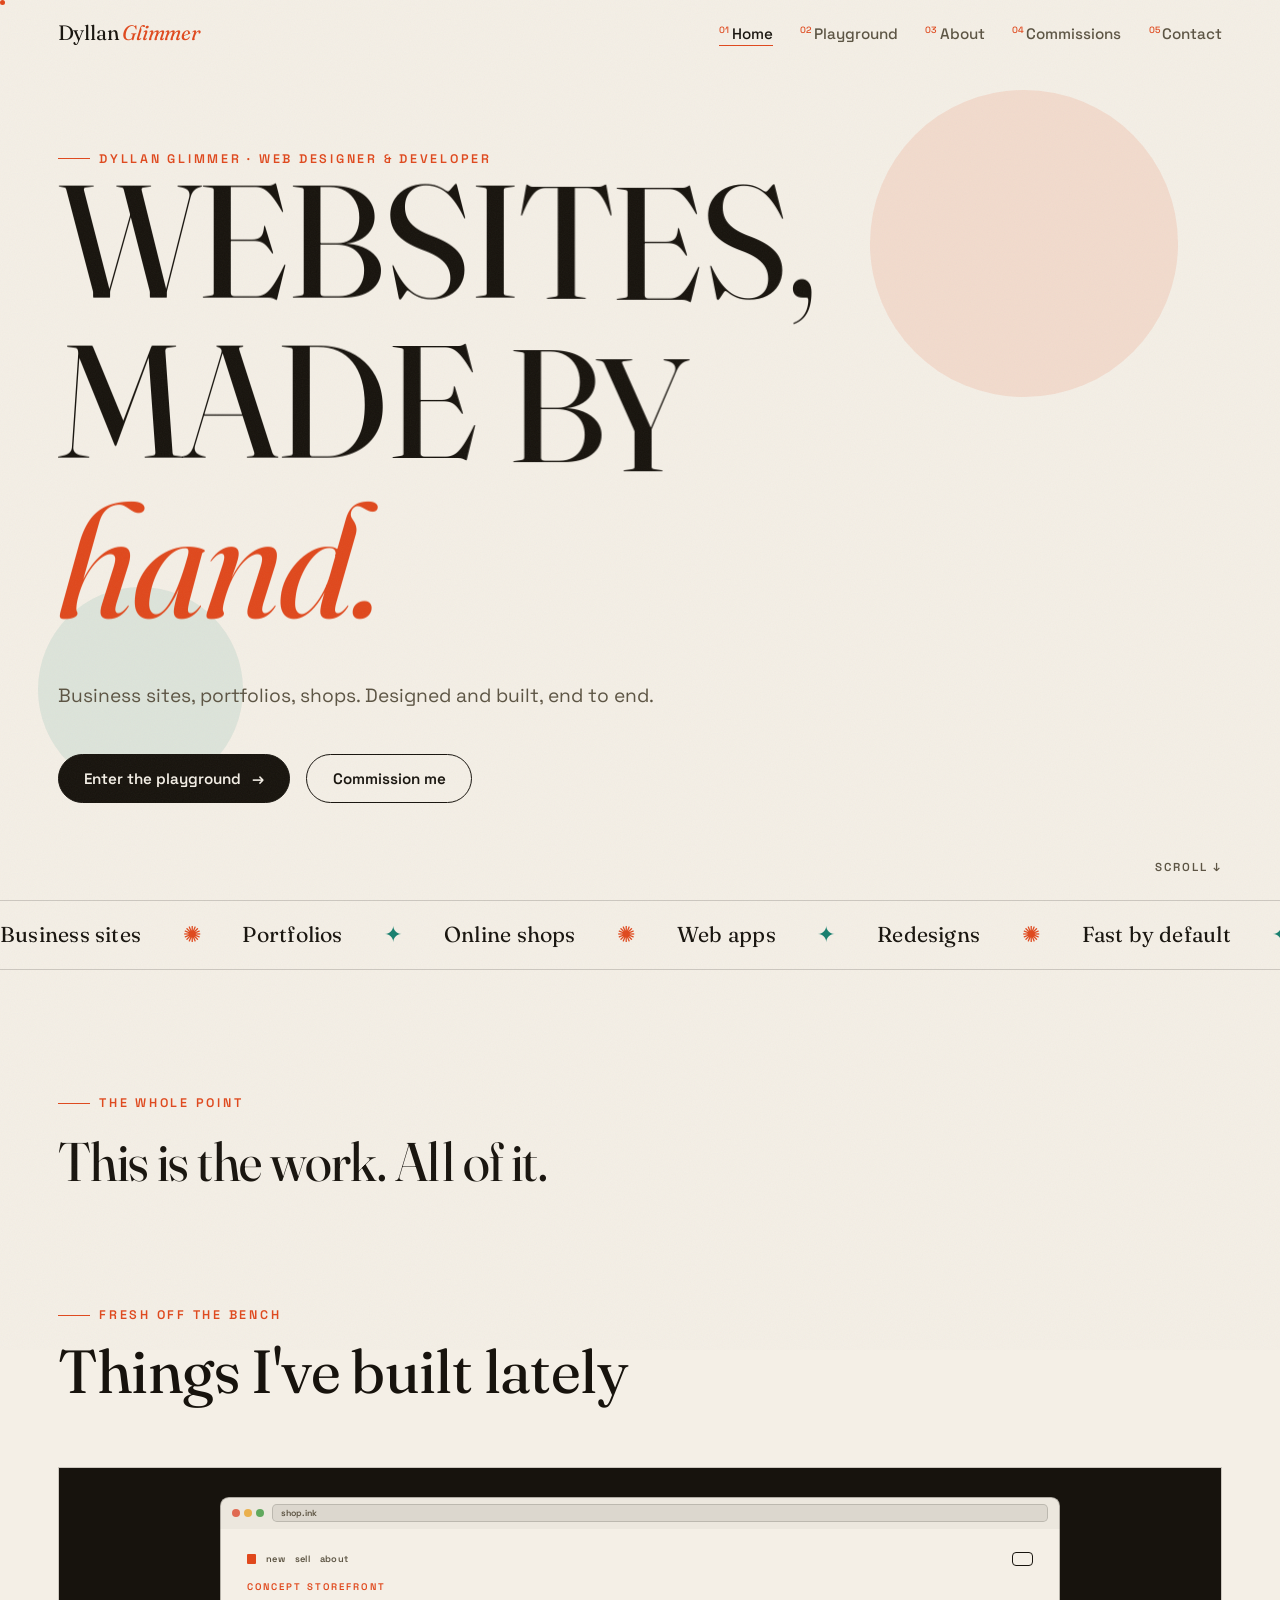
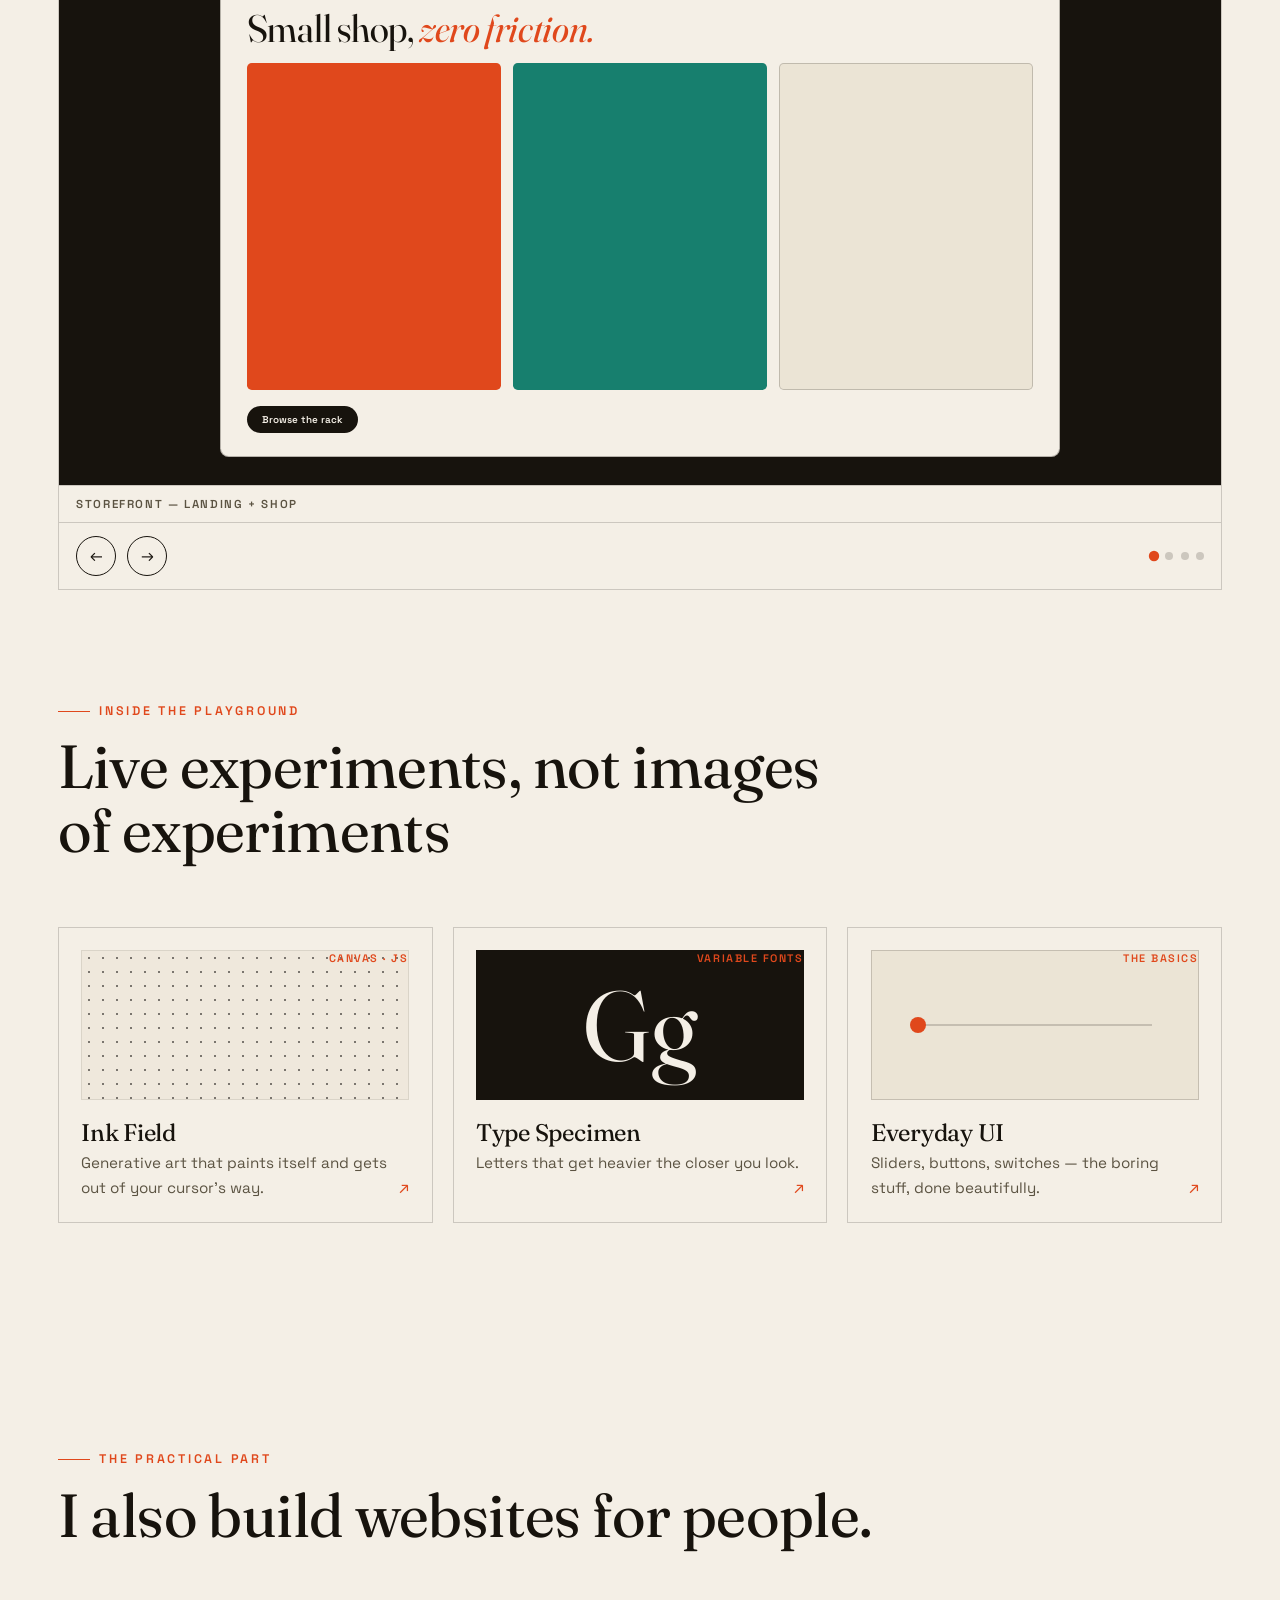
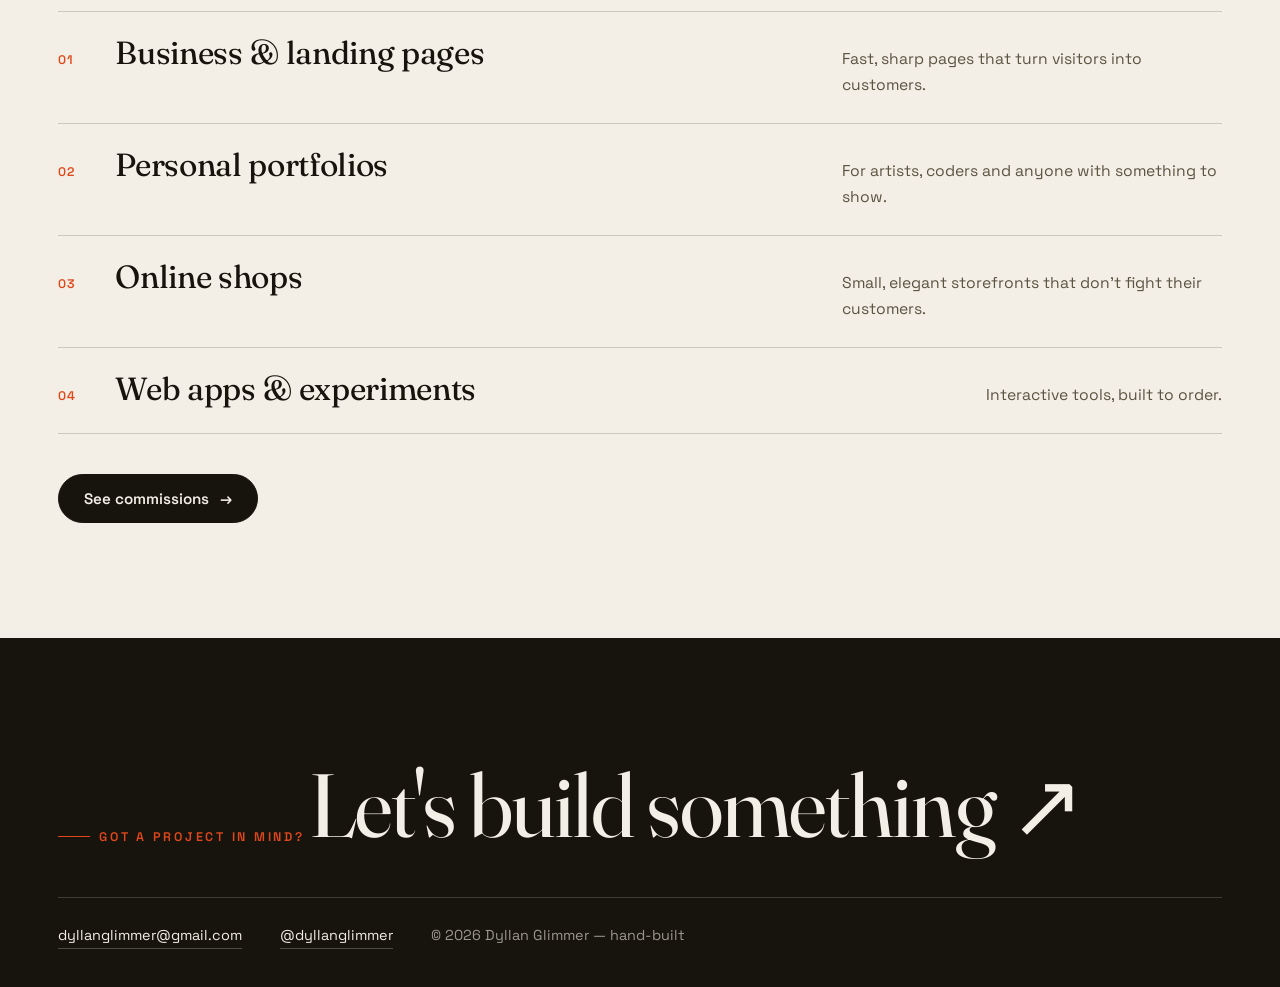
<file: index.html>
<!doctype html>
<html lang="en">
<head>
  <meta charset="utf-8">
  <meta name="viewport" content="width=device-width, initial-scale=1">
  <meta name="theme-color" content="#f4efe6">
  <title>Dyllan Glimmer — websites made by hand</title>
  <meta name="description" content="Dyllan Glimmer designs and codes websites — business sites, portfolios, shops.">
  <link rel="preconnect" href="https://fonts.googleapis.com">
  <link rel="preconnect" href="https://fonts.gstatic.com" crossorigin>
  <link href="https://fonts.googleapis.com/css2?family=Fraunces:ital,opsz,wght@0,9..144,100..900;1,9..144,100..900&family=Space+Grotesk:wght@400;500;600;700&display=swap" rel="stylesheet">
  <link rel="icon" href="data:image/svg+xml,%3Csvg xmlns='http://www.w3.org/2000/svg' viewBox='0 0 64 64'%3E%3Crect width='64' height='64' rx='14' fill='%2317130d'/%3E%3Ccircle cx='32' cy='32' r='13' fill='%23e0481c'/%3E%3C/svg%3E">
  <link rel="stylesheet" href="css/style.css">
  <link rel="stylesheet" href="css/pages.css">
  <link rel="stylesheet" href="css/demos.css">
</head>
<body>
  <header class="site-head">
    <a class="brand" href="index.html">Dyllan <em>Glimmer</em></a>
    <nav class="site-nav">
      <a href="index.html"><sup>01</sup>Home</a>
      <a href="playground.html"><sup>02</sup>Playground</a>
      <a href="about.html"><sup>03</sup>About</a>
      <a href="commissions.html"><sup>04</sup>Commissions</a>
      <a href="contact.html"><sup>05</sup>Contact</a>
    </nav>
    <button class="nav-toggle" aria-label="Menu"><span></span></button>
  </header>

  <main>
    <section class="hero">
      <span class="orb orb--a" data-parallax="0.06"></span>
      <span class="orb orb--b" data-parallax="-0.04"></span>
      <p class="kicker">Dyllan Glimmer · web designer &amp; developer</p>
      <h1 class="hero-title" aria-label="Websites, made by hand.">
        <span aria-hidden="true">
          <span class="ln"><span class="lt" style="--i:0">W</span><span class="lt" style="--i:1">E</span><span class="lt" style="--i:2">B</span><span class="lt" style="--i:3">S</span><span class="lt" style="--i:4">I</span><span class="lt" style="--i:5">T</span><span class="lt" style="--i:6">E</span><span class="lt" style="--i:7">S</span><span class="lt" style="--i:8">,</span></span>
          <span class="ln"><span class="lt" style="--i:9">M</span><span class="lt" style="--i:10">A</span><span class="lt" style="--i:11">D</span><span class="lt" style="--i:12">E</span><span class="lt" style="--i:13">&nbsp;</span><span class="lt" style="--i:14">B</span><span class="lt" style="--i:15">Y</span></span>
          <span class="ln"><span class="lt low" style="--i:16">h</span><span class="lt low" style="--i:17">a</span><span class="lt low" style="--i:18">n</span><span class="lt low" style="--i:19">d</span><span class="lt low" style="--i:20">.</span></span>
        </span>
      </h1>
      <p class="hero-sub">Business sites, portfolios, shops. Designed and built, end to end.</p>
      <div class="hero-ctas">
        <a class="btn btn--solid magnetic" href="playground.html">Enter the playground <span class="arr">→</span></a>
        <a class="btn magnetic" href="commissions.html">Commission me</a>
      </div>
      <p class="hero-note">scroll ↓</p>
    </section>

    <div class="marquee" aria-hidden="true">
      <div class="marquee-track">
        <div class="marquee-group"><span>Business sites</span><i>✺</i><span>Portfolios</span><i>✦</i><span>Online shops</span><i>✺</i><span>Web apps</span><i>✦</i><span>Redesigns</span><i>✺</i><span>Fast by default</span><i>✦</i></div>
        <div class="marquee-group"><span>Business sites</span><i>✺</i><span>Portfolios</span><i>✦</i><span>Online shops</span><i>✺</i><span>Web apps</span><i>✦</i><span>Redesigns</span><i>✺</i><span>Fast by default</span><i>✦</i></div>
      </div>
    </div>

    <section class="section">
      <p class="kicker" data-reveal>The whole point</p>
      <h2 class="statement" data-reveal>This is the work. All of it.</h2>
    </section>

    <section class="section" style="padding-top:0">
      <div class="section-head" data-reveal>
        <p class="kicker">Fresh off the bench</p>
        <h2 class="section-title">Things I've built lately</h2>
      </div>
      <div class="gallery" id="gallery" data-reveal aria-roledescription="carousel" aria-label="Recent work">
        <div class="g-viewport">
          <div class="g-strip">
            <figure class="g-slide gs-ink">
              <div class="gwin" aria-hidden="true">
                <div class="gwin-bar"><span class="gwin-dots"><i></i><i></i><i></i></span><span class="gwin-url">shop.ink</span></div>
                <div class="gwin-page gwin-store">
                  <div class="gwin-nav"><i class="gwin-logo"></i><span>new</span><span>sell</span><span>about</span><i class="gwin-cart"></i></div>
                  <p class="gwin-kick">Concept storefront</p>
                  <h3 class="gwin-h">Small shop, <em>zero friction.</em></h3>
                  <div class="gwin-cards"><i></i><i></i><i></i></div>
                  <span class="gwin-pill">Browse the rack</span>
                </div>
              </div>
              <figcaption>Storefront — landing + shop</figcaption>
            </figure>
            <figure class="g-slide gs-acc">
              <div class="gwin" aria-hidden="true">
                <div class="gwin-bar"><span class="gwin-dots"><i></i><i></i><i></i></span><span class="gwin-url">type.specimen</span></div>
                <div class="gwin-page gwin-type">
                  <div class="gwin-nav"><span>specimen</span><span>weights</span><span>italic</span></div>
                  <span class="gwin-glyph">Aa</span>
                  <span class="gwin-track" aria-hidden="true"><i></i><i></i><i></i><i></i><i></i></span>
                  <p class="gwin-sub">Fraunces · wght 100–900</p>
                </div>
              </div>
              <figcaption>Portfolio — Fraunces, wght 100–900</figcaption>
            </figure>
            <figure class="g-slide gs-teal">
              <div class="gwin" aria-hidden="true">
                <div class="gwin-bar"><span class="gwin-dots"><i></i><i></i><i></i></span><span class="gwin-url">youridea.live</span></div>
                <div class="gwin-page gwin-land">
                  <div class="gwin-nav"><i class="gwin-logo"></i><span>work</span><span>pricing</span><span>contact</span></div>
                  <h3 class="gwin-h">Your idea, <em>live.</em></h3>
                  <p class="gwin-sub">A working site, on the internet, this week.</p>
                  <span class="gwin-pill gwin-pill--dark">Get started →</span>
                  <div class="gwin-logos" aria-hidden="true"><i></i><i></i><i></i></div>
                </div>
              </div>
              <figcaption>Landing — built to convert</figcaption>
            </figure>
            <figure class="g-slide gs-paper">
              <div class="gwin" aria-hidden="true">
                <div class="gwin-bar"><span class="gwin-dots"><i></i><i></i><i></i></span><span class="gwin-url">app.dashboard</span></div>
                <div class="gwin-page gwin-dash">
                  <div class="gwin-side"><i></i><i></i><i></i><i></i></div>
                  <div class="gwin-main">
                    <h3 class="gwin-h">Data, <em>readable.</em></h3>
                    <div class="gwin-stats" aria-hidden="true"><i></i><i></i><i></i></div>
                    <div class="gwin-chart"><i style="height:35%"></i><i style="height:70%"></i><i style="height:45%"></i><i style="height:85%"></i><i style="height:60%"></i></div>
                  </div>
                </div>
              </div>
              <figcaption>Dashboard — data, readable</figcaption>
            </figure>
          </div>
        </div>
        <div class="g-ui">
          <button class="g-btn g-prev" aria-label="Previous slide">←</button>
          <button class="g-btn g-next" aria-label="Next slide">→</button>
          <div class="g-dots"></div>
        </div>
      </div>
    </section>

    <section class="section" style="padding-top:0">
      <div class="section-head" data-reveal>
        <p class="kicker">Inside the playground</p>
        <h2 class="section-title">Live experiments, not images of experiments</h2>
      </div>
      <div class="tiles">
        <a class="tile" href="playground.html#ink" data-reveal>
          <span class="tag">Canvas · JS</span>
          <div class="tile-art art-dots"></div>
          <h3>Ink Field</h3>
          <p>Generative art that paints itself and gets out of your cursor's way.</p>
          <span class="go">↗</span>
        </a>
        <a class="tile" href="playground.html#letters" data-reveal data-delay="90">
          <span class="tag">Variable fonts</span>
          <div class="tile-art"><span class="art-letter">Gg</span></div>
          <h3>Type Specimen</h3>
          <p>Letters that get heavier the closer you look.</p>
          <span class="go">↗</span>
        </a>
        <a class="tile" href="playground.html#ui" data-reveal data-delay="180">
          <span class="tag">The basics</span>
          <div class="tile-art"><span class="art-slider"></span></div>
          <h3>Everyday UI</h3>
          <p>Sliders, buttons, switches — the boring stuff, done beautifully.</p>
          <span class="go">↗</span>
        </a>
      </div>
    </section>

    <section class="section">
      <div class="section-head" data-reveal>
        <p class="kicker">The practical part</p>
        <h2 class="section-title">I also build websites for people.</h2>
      </div>
      <div class="rows">
        <div class="row" data-reveal><span class="num">01</span><h3>Business &amp; landing pages</h3><p>Fast, sharp pages that turn visitors into customers.</p></div>
        <div class="row" data-reveal data-delay="70"><span class="num">02</span><h3>Personal portfolios</h3><p>For artists, coders and anyone with something to show.</p></div>
        <div class="row" data-reveal data-delay="140"><span class="num">03</span><h3>Online shops</h3><p>Small, elegant storefronts that don't fight their customers.</p></div>
        <div class="row" data-reveal data-delay="210"><span class="num">04</span><h3>Web apps &amp; experiments</h3><p>Interactive tools, built to order.</p></div>
      </div>
      <a class="btn btn--solid magnetic" data-reveal style="margin-top:2.5rem" href="commissions.html">See commissions <span class="arr">→</span></a>
    </section>
  </main>

  <footer class="site-foot">
    <p class="kicker" data-reveal>Got a project in mind?</p>
    <a class="foot-cta" data-reveal href="contact.html">Let's build something <span class="arr">↗</span></a>
    <div class="foot-meta">
      <a href="mailto:dyllanglimmer@gmail.com">dyllanglimmer@gmail.com</a>
      <a href="https://instagram.com/dyllanglimmer" target="_blank" rel="noopener">@dyllanglimmer</a>
      <span>© <span data-year>2026</span> Dyllan Glimmer — hand-built</span>
    </div>
  </footer>

  <script src="js/main.js"></script>
  <script src="js/home.js"></script>
  <script src="js/gallery.js"></script>
</body>
</html>
</file>
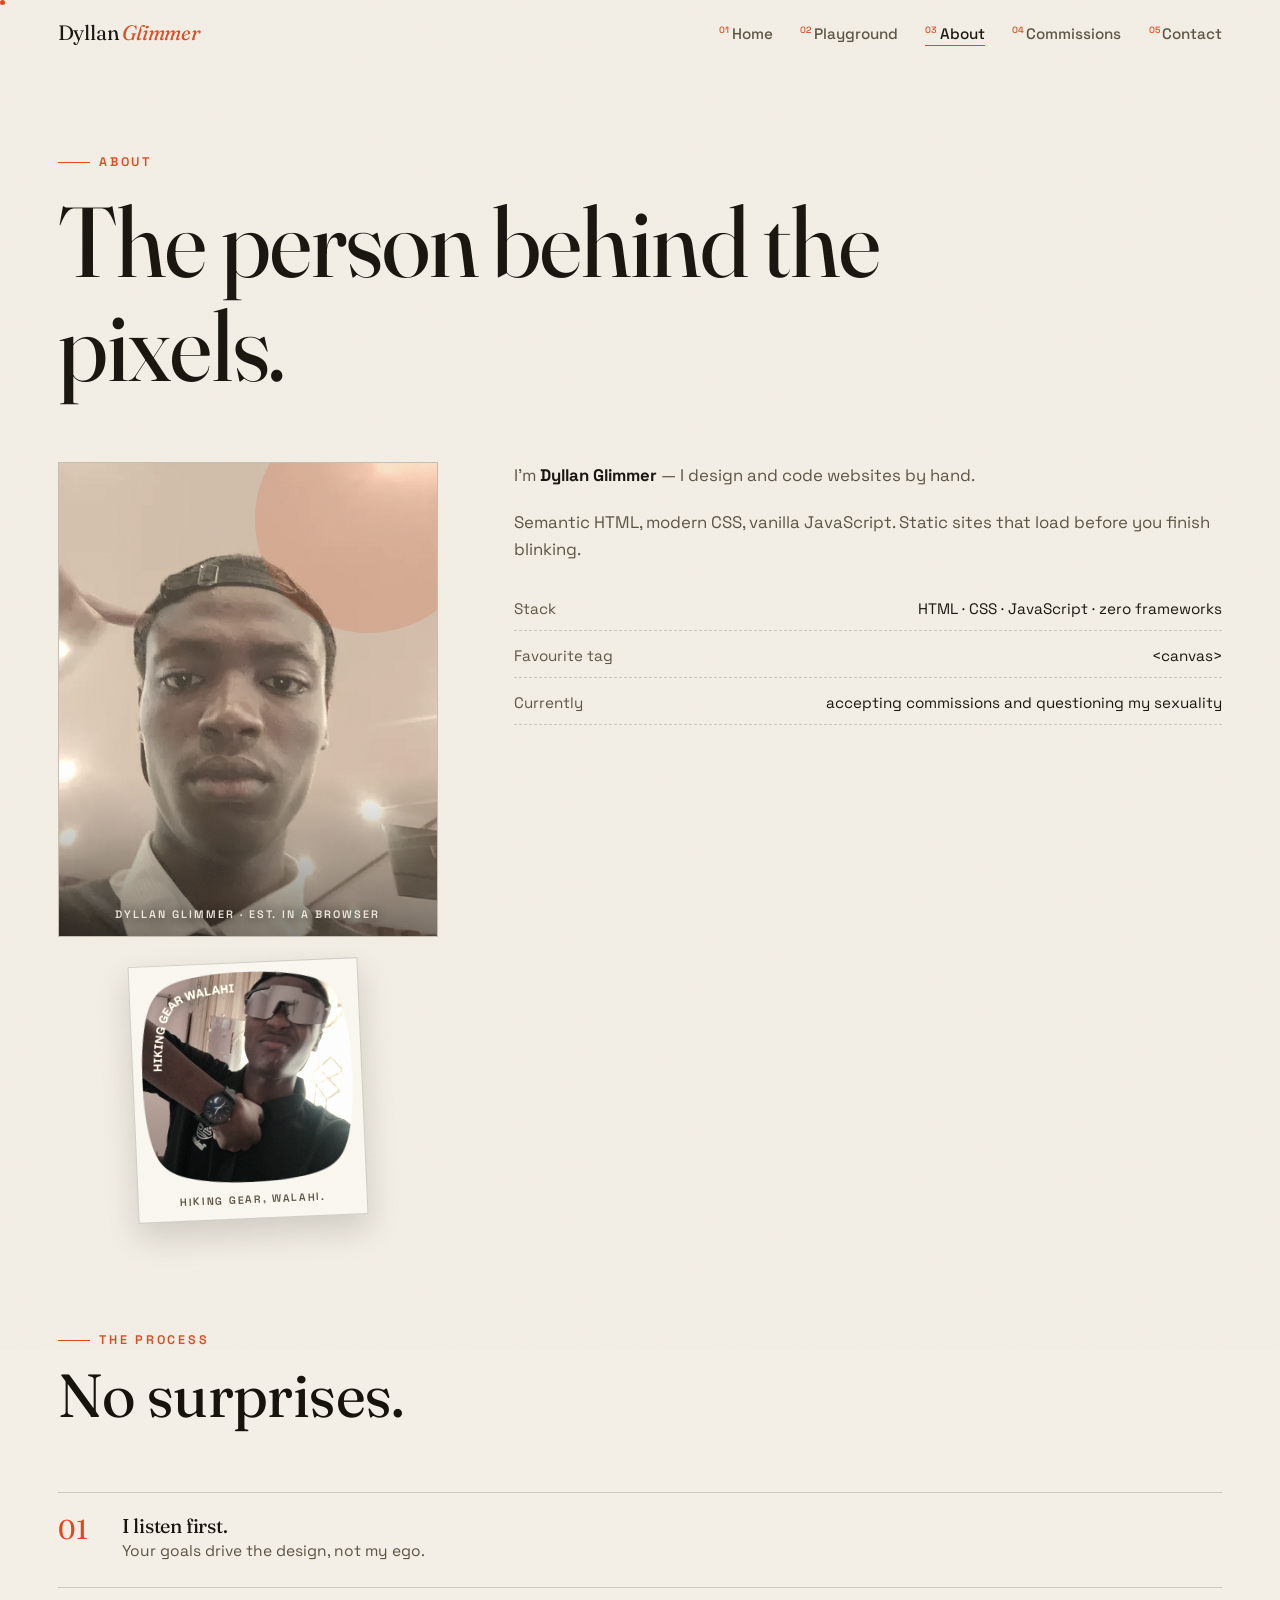
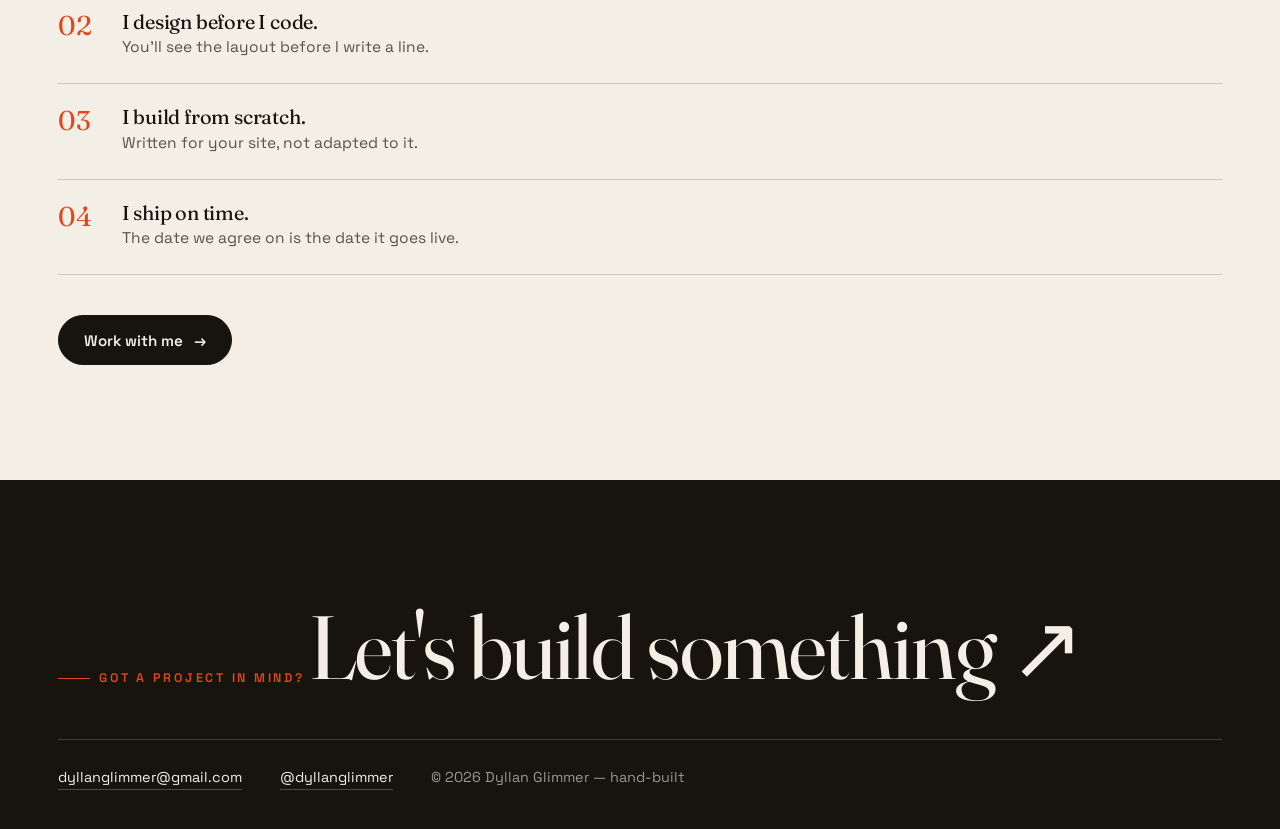
<file: about.html>
<!doctype html>
<html lang="en">
<head>
  <meta charset="utf-8">
  <meta name="viewport" content="width=device-width, initial-scale=1">
  <title>About — Dyllan Glimmer</title>
  <meta name="description" content="Dyllan Glimmer — web designer and developer who builds every site by hand. How I work, what I care about.">
  <link rel="preconnect" href="https://fonts.googleapis.com">
  <link rel="preconnect" href="https://fonts.gstatic.com" crossorigin>
  <link href="https://fonts.googleapis.com/css2?family=Fraunces:ital,opsz,wght@0,9..144,100..900;1,9..144,100..900&family=Space+Grotesk:wght@400;500;600;700&display=swap" rel="stylesheet">
  <link rel="icon" href="data:image/svg+xml,%3Csvg xmlns='http://www.w3.org/2000/svg' viewBox='0 0 64 64'%3E%3Crect width='64' height='64' rx='14' fill='%2317130d'/%3E%3Ccircle cx='32' cy='32' r='13' fill='%23e0481c'/%3E%3C/svg%3E">
  <link rel="stylesheet" href="css/style.css">
  <link rel="stylesheet" href="css/pages.css">
  <link rel="stylesheet" href="css/demos.css">
</head>
<body>
  <header class="site-head">
    <a class="brand" href="index.html">Dyllan <em>Glimmer</em></a>
    <nav class="site-nav">
      <a href="index.html"><sup>01</sup>Home</a>
      <a href="playground.html"><sup>02</sup>Playground</a>
      <a href="about.html"><sup>03</sup>About</a>
      <a href="commissions.html"><sup>04</sup>Commissions</a>
      <a href="contact.html"><sup>05</sup>Contact</a>
    </nav>
    <button class="nav-toggle" aria-label="Menu"><span></span></button>
  </header>

  <main>
    <section class="page-head">
      <p class="kicker" data-reveal>About</p>
      <h1 data-reveal>The person behind the pixels.</h1>
    </section>

    <section class="section" style="padding-top:0">
      <div class="about-grid">
        <div class="about-shots" data-reveal>
          <figure class="portrait">
            <span class="portrait-shade" aria-hidden="true"></span>
            <img src="assets/dyllan-portrait.webp?v=2" alt="Dyllan Glimmer in a cap and white collar" width="506" height="632">
          </figure>
          <figure class="snap">
            <img src="assets/dyllan-hiking.webp?v=2" alt="Dyllan flexing in full hiking gear" width="900" height="900" loading="lazy">
            <figcaption>hiking gear, walahi.</figcaption>
          </figure>
        </div>
        <div class="about-copy" data-reveal data-delay="120">
          <p>I'm <strong>Dyllan Glimmer</strong> — I design and code websites by hand.</p>
          <p>Semantic HTML, modern CSS, vanilla JavaScript. Static sites that load before you finish blinking.</p>
          <dl class="facts">
            <div><dt>Stack</dt><dd>HTML · CSS · JavaScript · zero frameworks</dd></div>
            <div><dt>Favourite tag</dt><dd>&lt;canvas&gt;</dd></div>
            <div><dt>Currently</dt><dd>accepting commissions and questioning my sexuality</dd></div>
          </dl>
        </div>
      </div>
    </section>

    <section class="section" style="padding-top:0">
      <div class="section-head" data-reveal>
        <p class="kicker">The process</p>
        <h2 class="section-title">No surprises.</h2>
      </div>
      <ol class="howto">
        <li data-reveal><div><h3>I listen first.</h3><p>Your goals drive the design, not my ego.</p></div></li>
        <li data-reveal data-delay="70"><div><h3>I design before I code.</h3><p>You'll see the layout before I write a line.</p></div></li>
        <li data-reveal data-delay="140"><div><h3>I build from scratch.</h3><p>Written for your site, not adapted to it.</p></div></li>
        <li data-reveal data-delay="210"><div><h3>I ship on time.</h3><p>The date we agree on is the date it goes live.</p></div></li>
      </ol>
      <a class="btn btn--solid magnetic" data-reveal style="margin-top:2.5rem" href="commissions.html">Work with me <span class="arr">→</span></a>
    </section>
  </main>

  <footer class="site-foot">
    <p class="kicker" data-reveal>Got a project in mind?</p>
    <a class="foot-cta" data-reveal href="contact.html">Let's build something <span class="arr">↗</span></a>
    <div class="foot-meta">
      <a href="mailto:dyllanglimmer@gmail.com">dyllanglimmer@gmail.com</a>
      <a href="https://instagram.com/dyllanglimmer" target="_blank" rel="noopener">@dyllanglimmer</a>
      <span>© <span data-year>2026</span> Dyllan Glimmer — hand-built</span>
    </div>
  </footer>

  <script src="js/main.js"></script>
</body>
</html>
</file>
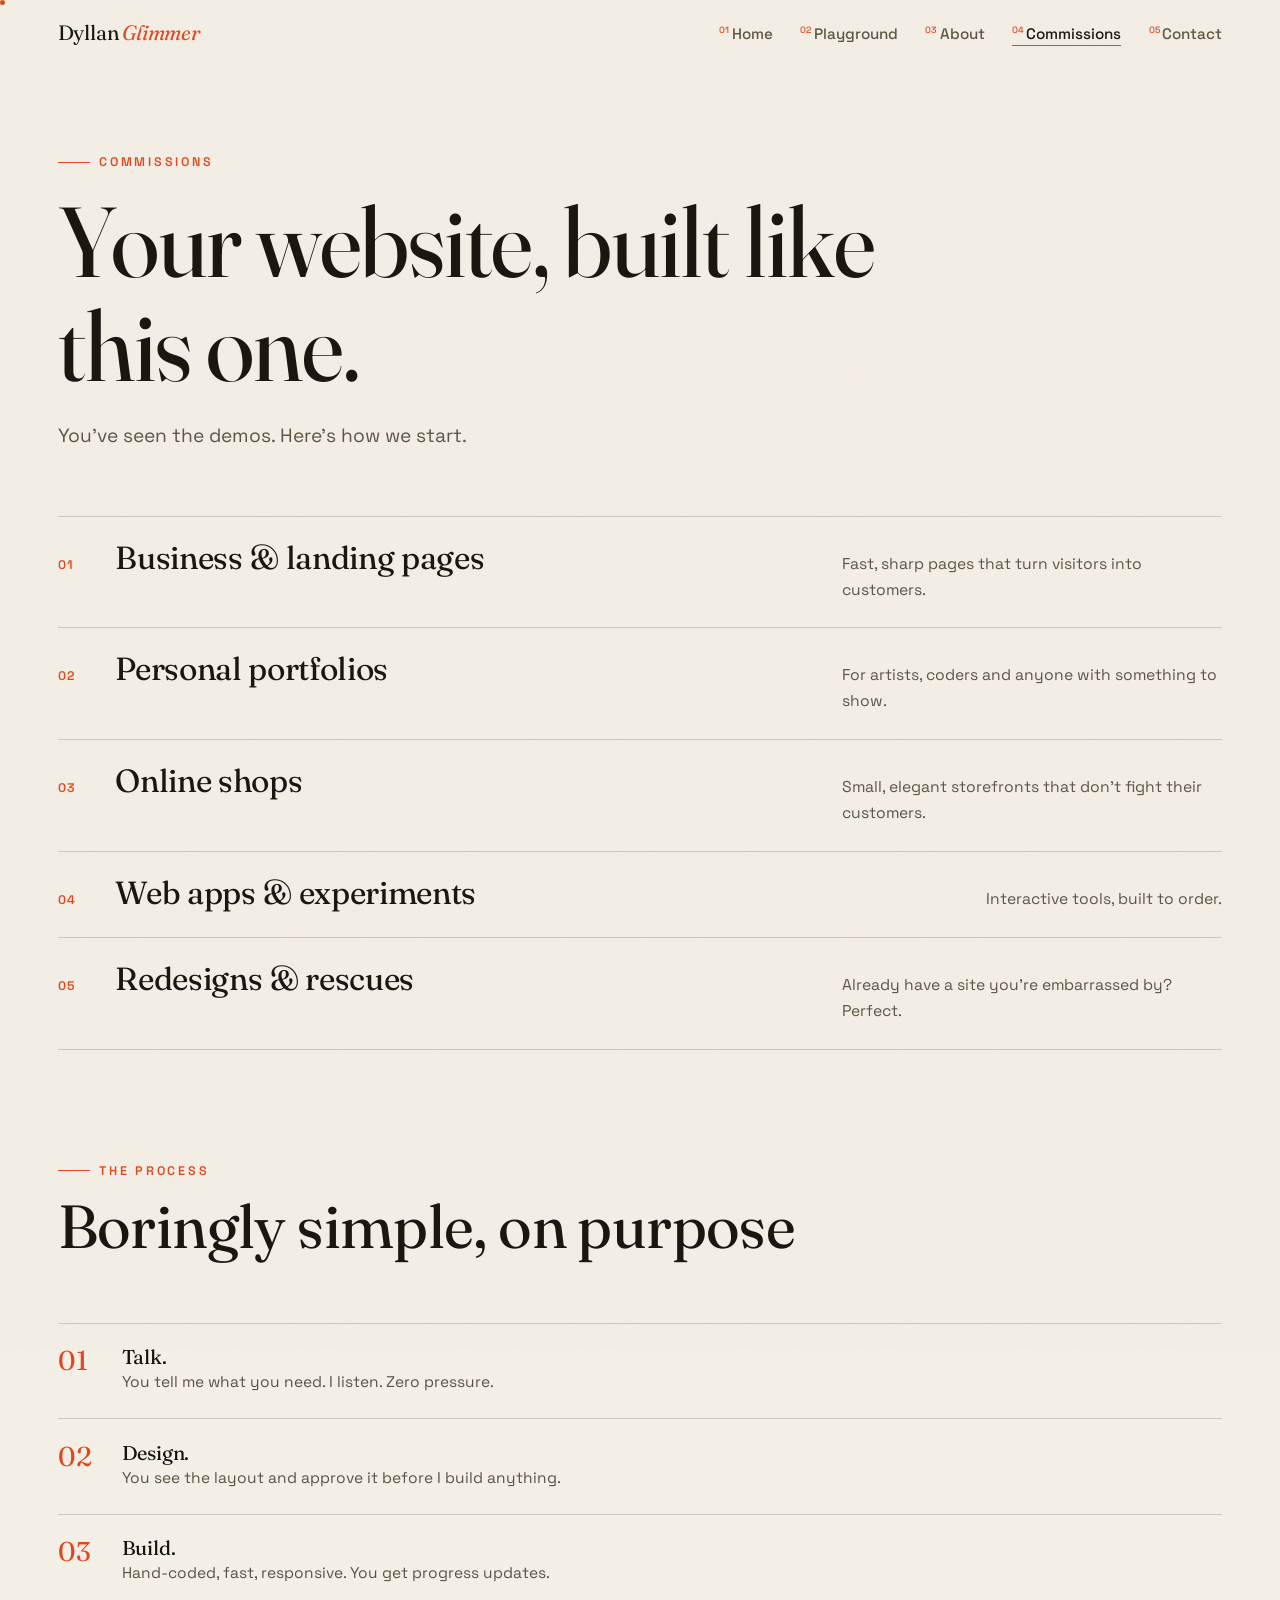
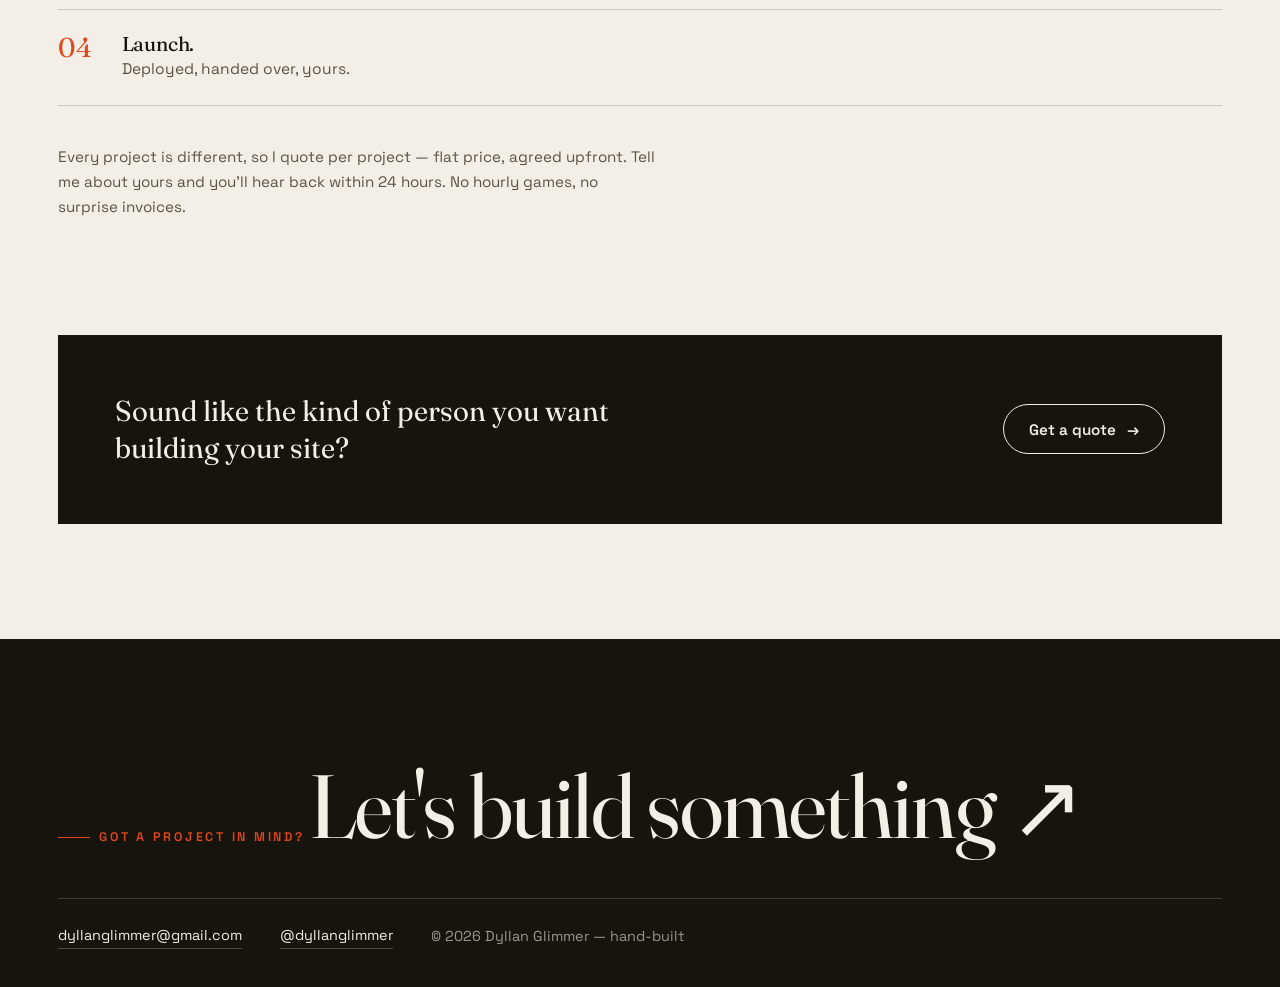
<file: commissions.html>
<!doctype html>
<html lang="en">
<head>
  <meta charset="utf-8">
  <meta name="viewport" content="width=device-width, initial-scale=1">
  <meta name="theme-color" content="#f4efe6">
  <title>Commissions — Dyllan Glimmer</title>
  <meta name="description" content="Websites designed and coded for businesses, portfolios and shops. Honest quotes within 24 hours.">
  <link rel="preconnect" href="https://fonts.googleapis.com">
  <link rel="preconnect" href="https://fonts.gstatic.com" crossorigin>
  <link href="https://fonts.googleapis.com/css2?family=Fraunces:ital,opsz,wght@0,9..144,100..900;1,9..144,100..900&family=Space+Grotesk:wght@400;500;600;700&display=swap" rel="stylesheet">
  <link rel="icon" href="data:image/svg+xml,%3Csvg xmlns='http://www.w3.org/2000/svg' viewBox='0 0 64 64'%3E%3Crect width='64' height='64' rx='14' fill='%2317130d'/%3E%3Ccircle cx='32' cy='32' r='13' fill='%23e0481c'/%3E%3C/svg%3E">
  <link rel="stylesheet" href="css/style.css">
  <link rel="stylesheet" href="css/pages.css">
  <link rel="stylesheet" href="css/demos.css">
</head>
<body>
  <header class="site-head">
    <a class="brand" href="index.html">Dyllan <em>Glimmer</em></a>
    <nav class="site-nav">
      <a href="index.html"><sup>01</sup>Home</a>
      <a href="playground.html"><sup>02</sup>Playground</a>
      <a href="about.html"><sup>03</sup>About</a>
      <a href="commissions.html"><sup>04</sup>Commissions</a>
      <a href="contact.html"><sup>05</sup>Contact</a>
    </nav>
    <button class="nav-toggle" aria-label="Menu"><span></span></button>
  </header>

  <main>
    <section class="page-head">
      <p class="kicker" data-reveal>Commissions</p>
      <h1 data-reveal>Your website, built like this one.</h1>
      <p class="lede" data-reveal>You've seen the demos. Here's how we start.</p>
    </section>

    <section class="section" style="padding-top:0">
      <div class="rows">
        <div class="row" data-reveal><span class="num">01</span><h3>Business &amp; landing pages</h3><p>Fast, sharp pages that turn visitors into customers.</p></div>
        <div class="row" data-reveal data-delay="70"><span class="num">02</span><h3>Personal portfolios</h3><p>For artists, coders and anyone with something to show.</p></div>
        <div class="row" data-reveal data-delay="140"><span class="num">03</span><h3>Online shops</h3><p>Small, elegant storefronts that don't fight their customers.</p></div>
        <div class="row" data-reveal data-delay="210"><span class="num">04</span><h3>Web apps &amp; experiments</h3><p>Interactive tools, built to order.</p></div>
        <div class="row" data-reveal data-delay="280"><span class="num">05</span><h3>Redesigns &amp; rescues</h3><p>Already have a site you're embarrassed by? Perfect.</p></div>
      </div>
    </section>

    <section class="section" style="padding-top:0">
      <div class="section-head" data-reveal>
        <p class="kicker">The process</p>
        <h2 class="section-title">Boringly simple, on purpose</h2>
      </div>
      <ol class="howto">
        <li data-reveal><div><h3>Talk.</h3><p>You tell me what you need. I listen. Zero pressure.</p></div></li>
        <li data-reveal data-delay="70"><div><h3>Design.</h3><p>You see the layout and approve it before I build anything.</p></div></li>
        <li data-reveal data-delay="140"><div><h3>Build.</h3><p>Hand-coded, fast, responsive. You get progress updates.</p></div></li>
        <li data-reveal data-delay="210"><div><h3>Launch.</h3><p>Deployed, handed over, yours.</p></div></li>
      </ol>
      <p class="process-note" data-reveal>Every project is different, so I quote per project — flat price, agreed upfront. Tell me about yours and you'll hear back within 24 hours. No hourly games, no surprise invoices.</p>
    </section>

    <section class="section" style="padding-top:0">
      <div class="quote-card" data-reveal>
        <p>Sound like the kind of person you want building your site?</p>
        <a class="btn magnetic" href="contact.html">Get a quote <span class="arr">→</span></a>
      </div>
    </section>
  </main>

  <footer class="site-foot">
    <p class="kicker" data-reveal>Got a project in mind?</p>
    <a class="foot-cta" data-reveal href="contact.html">Let's build something <span class="arr">↗</span></a>
    <div class="foot-meta">
      <a href="mailto:dyllanglimmer@gmail.com">dyllanglimmer@gmail.com</a>
      <a href="https://instagram.com/dyllanglimmer" target="_blank" rel="noopener">@dyllanglimmer</a>
      <span>© <span data-year>2026</span> Dyllan Glimmer — hand-built</span>
    </div>
  </footer>

  <script src="js/main.js"></script>
</body>
</html>
</file>
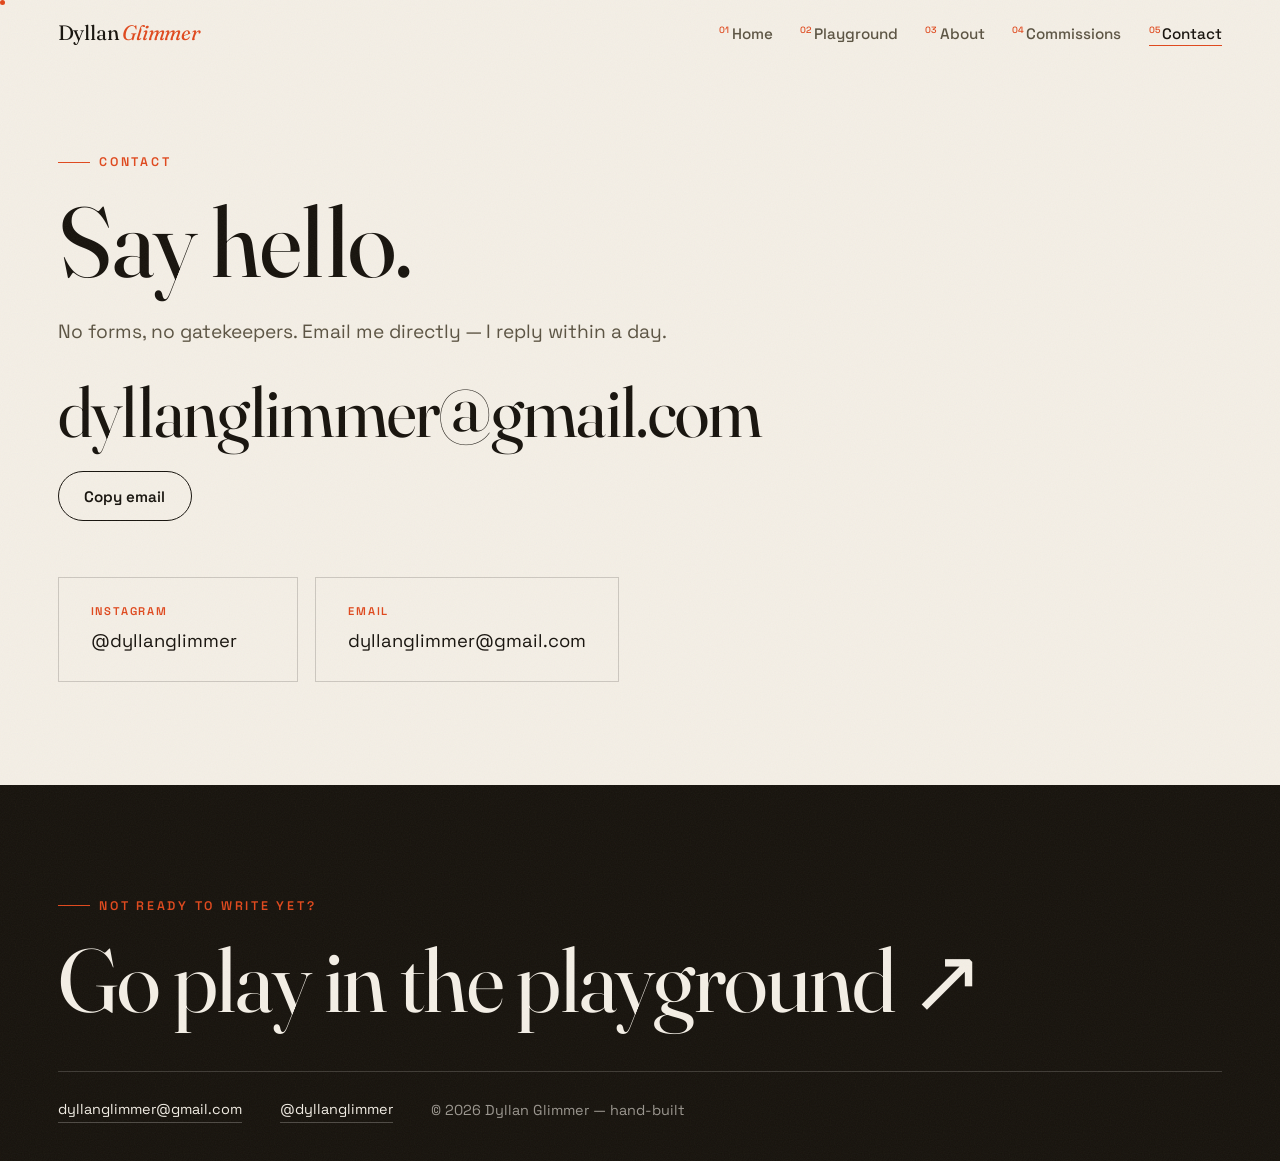
<file: contact.html>
<!doctype html>
<html lang="en">
<head>
  <meta charset="utf-8">
  <meta name="viewport" content="width=device-width, initial-scale=1">
  <meta name="theme-color" content="#f4efe6">
  <title>Contact — Dyllan Glimmer</title>
  <meta name="description" content="Get in touch with Dyllan Glimmer — dyllanglimmer@gmail.com · @dyllanglimmer. Replies within a day.">
  <link rel="preconnect" href="https://fonts.googleapis.com">
  <link rel="preconnect" href="https://fonts.gstatic.com" crossorigin>
  <link href="https://fonts.googleapis.com/css2?family=Fraunces:ital,opsz,wght@0,9..144,100..900;1,9..144,100..900&family=Space+Grotesk:wght@400;500;600;700&display=swap" rel="stylesheet">
  <link rel="icon" href="data:image/svg+xml,%3Csvg xmlns='http://www.w3.org/2000/svg' viewBox='0 0 64 64'%3E%3Crect width='64' height='64' rx='14' fill='%2317130d'/%3E%3Ccircle cx='32' cy='32' r='13' fill='%23e0481c'/%3E%3C/svg%3E">
  <link rel="stylesheet" href="css/style.css">
  <link rel="stylesheet" href="css/pages.css">
  <link rel="stylesheet" href="css/demos.css">
</head>
<body>
  <header class="site-head">
    <a class="brand" href="index.html">Dyllan <em>Glimmer</em></a>
    <nav class="site-nav">
      <a href="index.html"><sup>01</sup>Home</a>
      <a href="playground.html"><sup>02</sup>Playground</a>
      <a href="about.html"><sup>03</sup>About</a>
      <a href="commissions.html"><sup>04</sup>Commissions</a>
      <a href="contact.html"><sup>05</sup>Contact</a>
    </nav>
    <button class="nav-toggle" aria-label="Menu"><span></span></button>
  </header>

  <main>
    <section class="page-head" style="padding-bottom:clamp(4rem,8vw,7rem)">
      <p class="kicker" data-reveal>Contact</p>
      <h1 data-reveal>Say hello.</h1>
      <p class="lede" data-reveal>No forms, no gatekeepers. Email me directly — I reply within a day.</p>
      <a class="contact-big" data-reveal href="mailto:dyllanglimmer@gmail.com">dyllanglimmer@gmail.com</a>
      <div data-reveal>
        <button class="btn copy-btn" data-copy="dyllanglimmer@gmail.com">Copy email</button>
      </div>
      <div class="socials" data-reveal data-delay="120">
        <a class="social-card" href="https://instagram.com/dyllanglimmer" target="_blank" rel="noopener">
          <small>Instagram</small>
          <span>@dyllanglimmer</span>
        </a>
        <a class="social-card" href="mailto:dyllanglimmer@gmail.com">
          <small>Email</small>
          <span>dyllanglimmer@gmail.com</span>
        </a>
      </div>
    </section>
  </main>

  <footer class="site-foot">
    <p class="kicker" data-reveal>Not ready to write yet?</p>
    <a class="foot-cta" data-reveal href="playground.html">Go play in the playground <span class="arr">↗</span></a>
    <div class="foot-meta">
      <a href="mailto:dyllanglimmer@gmail.com">dyllanglimmer@gmail.com</a>
      <a href="https://instagram.com/dyllanglimmer" target="_blank" rel="noopener">@dyllanglimmer</a>
      <span>© <span data-year>2026</span> Dyllan Glimmer — hand-built</span>
    </div>
  </footer>

  <script src="js/main.js"></script>
</body>
</html>
</file>
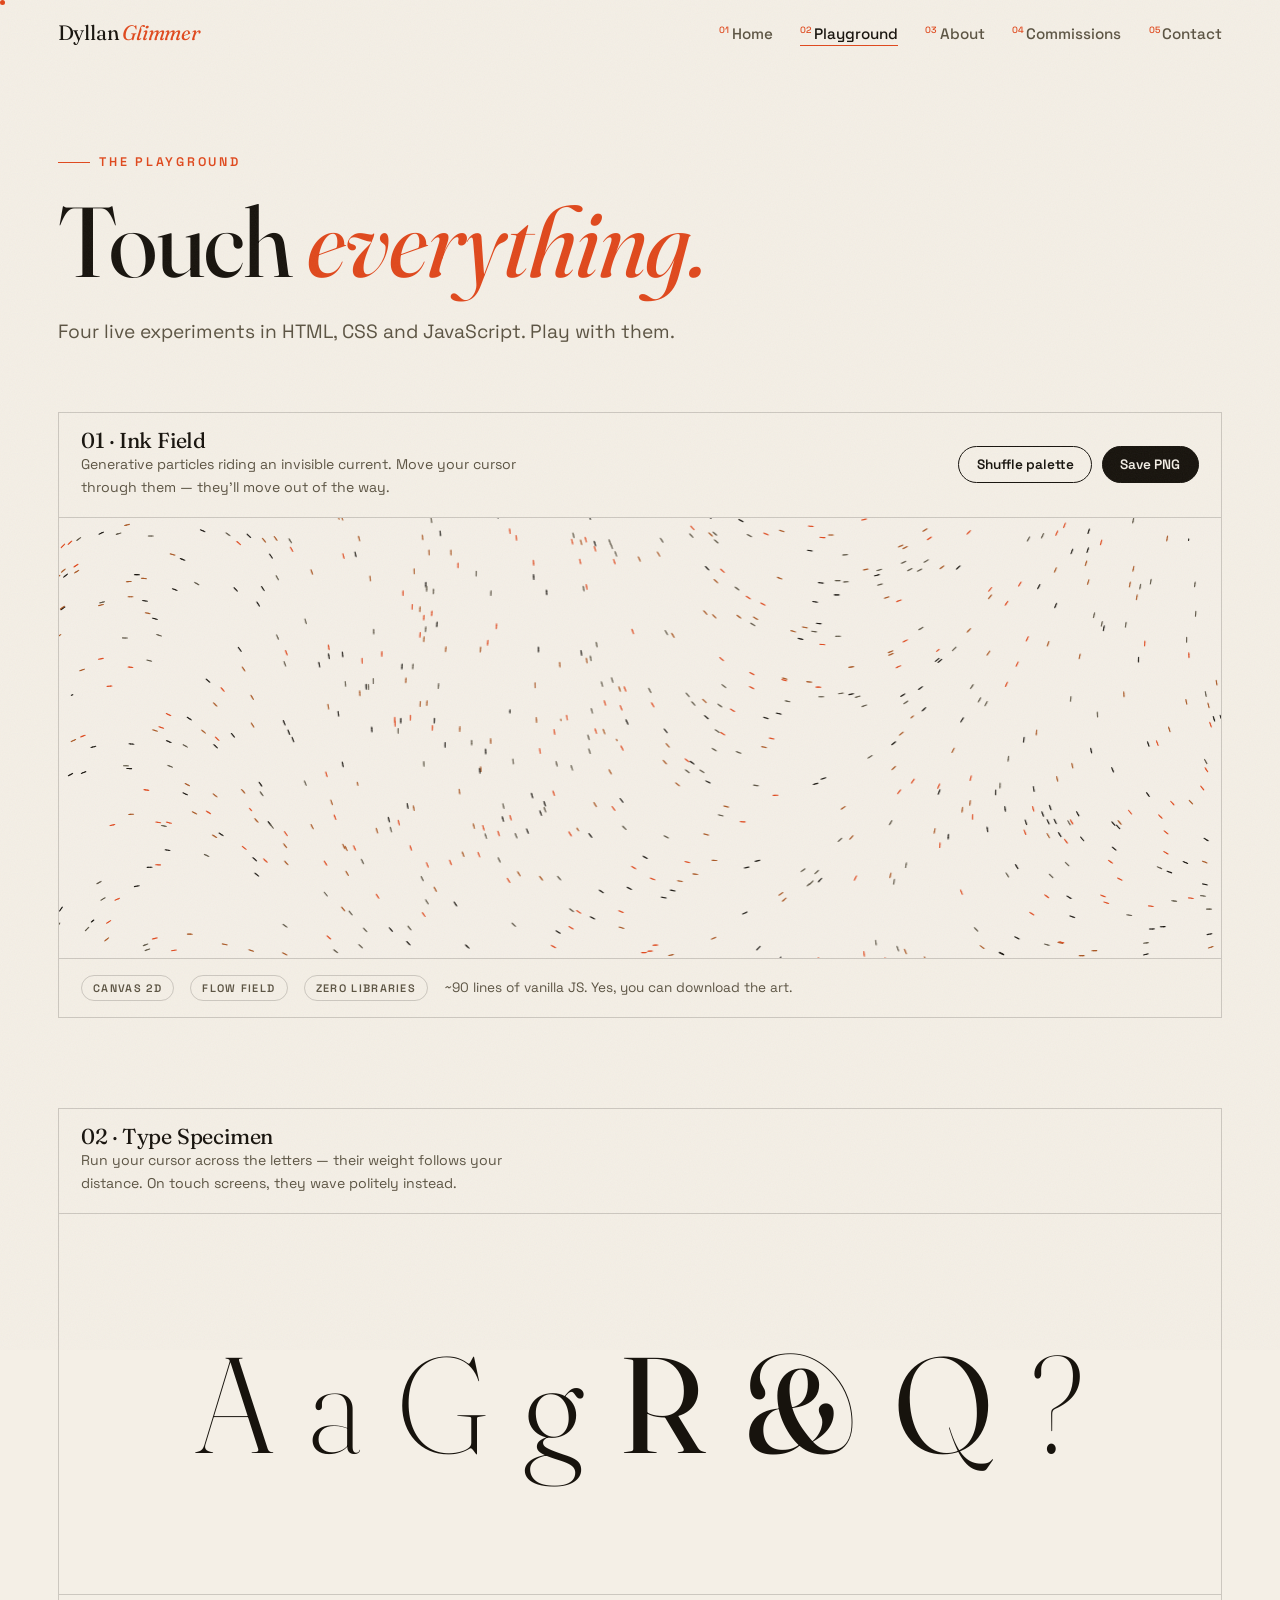
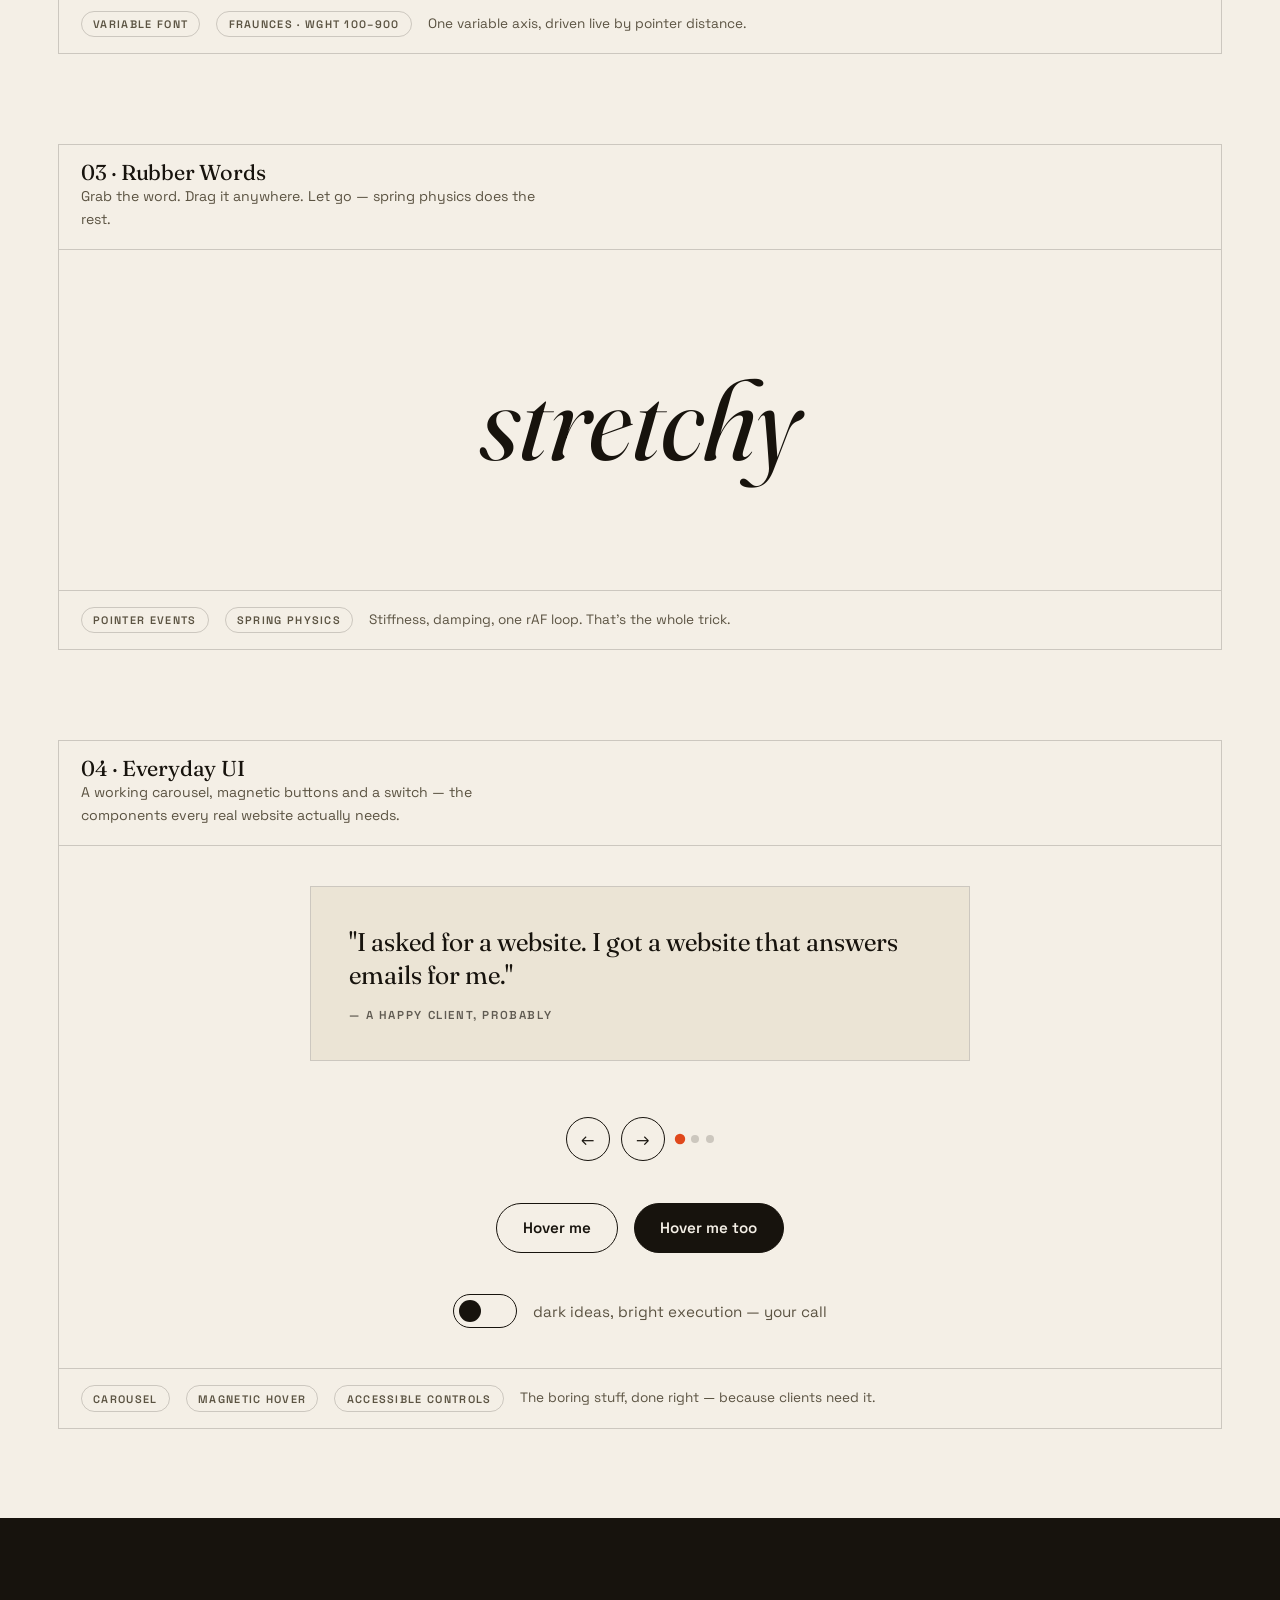
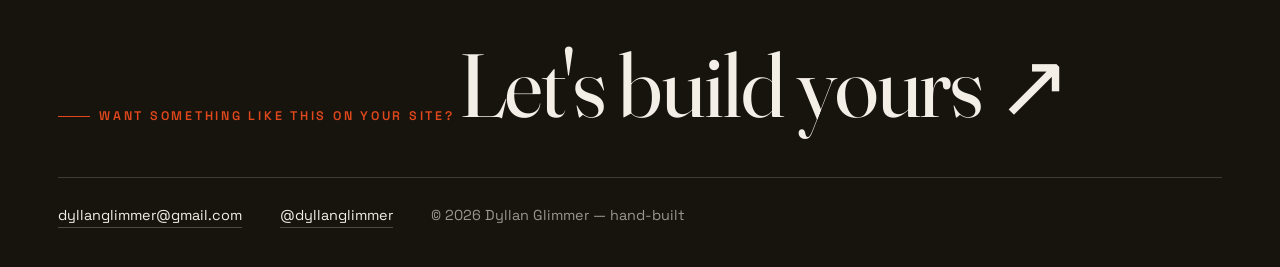
<file: playground.html>
<!doctype html>
<html lang="en">
<head>
  <meta charset="utf-8">
  <meta name="viewport" content="width=device-width, initial-scale=1">
  <meta name="theme-color" content="#f4efe6">
  <title>Playground — Dyllan Glimmer</title>
  <meta name="description" content="Live interactive experiments in HTML, CSS and JavaScript — generative art, variable fonts, spring physics.">
  <link rel="preconnect" href="https://fonts.googleapis.com">
  <link rel="preconnect" href="https://fonts.gstatic.com" crossorigin>
  <link href="https://fonts.googleapis.com/css2?family=Fraunces:ital,opsz,wght@0,9..144,100..900;1,9..144,100..900&family=Space+Grotesk:wght@400;500;600;700&display=swap" rel="stylesheet">
  <link rel="icon" href="data:image/svg+xml,%3Csvg xmlns='http://www.w3.org/2000/svg' viewBox='0 0 64 64'%3E%3Crect width='64' height='64' rx='14' fill='%2317130d'/%3E%3Ccircle cx='32' cy='32' r='13' fill='%23e0481c'/%3E%3C/svg%3E">
  <link rel="stylesheet" href="css/style.css">
  <link rel="stylesheet" href="css/pages.css">
  <link rel="stylesheet" href="css/demos.css">
</head>
<body>
  <header class="site-head">
    <a class="brand" href="index.html">Dyllan <em>Glimmer</em></a>
    <nav class="site-nav">
      <a href="index.html"><sup>01</sup>Home</a>
      <a href="playground.html"><sup>02</sup>Playground</a>
      <a href="about.html"><sup>03</sup>About</a>
      <a href="commissions.html"><sup>04</sup>Commissions</a>
      <a href="contact.html"><sup>05</sup>Contact</a>
    </nav>
    <button class="nav-toggle" aria-label="Menu"><span></span></button>
  </header>

  <main>
    <section class="page-head">
      <p class="kicker" data-reveal>The playground</p>
      <h1 data-reveal>Touch <em style="color:var(--accent)">everything.</em></h1>
      <p class="lede" data-reveal>Four live experiments in HTML, CSS and JavaScript. Play with them.</p>
    </section>

    <section class="demo" id="ink" data-reveal>
      <div class="demo-bar">
        <div>
          <h3>01 · Ink Field</h3>
          <p>Generative particles riding an invisible current. Move your cursor through them — they'll move out of the way.</p>
        </div>
        <div class="demo-actions">
          <button class="btn" id="inkShuffle">Shuffle palette</button>
          <button class="btn btn--solid" id="inkSave">Save PNG</button>
        </div>
      </div>
      <div class="demo-stage" style="min-height:440px"><canvas id="inkCanvas"></canvas></div>
      <div class="demo-note">
        <span class="chip">Canvas 2D</span><span class="chip">Flow field</span><span class="chip">Zero libraries</span>
        <span>~90 lines of vanilla JS. Yes, you can download the art.</span>
      </div>
    </section>

    <section class="demo" id="letters" data-reveal>
      <div class="demo-bar">
        <div>
          <h3>02 · Type Specimen</h3>
          <p>Run your cursor across the letters — their weight follows your distance. On touch screens, they wave politely instead.</p>
        </div>
      </div>
      <div class="demo-stage">
        <div class="specimen" id="specimen">
          <span class="spec-char">A</span><span class="spec-char">a</span><span class="spec-char">G</span><span class="spec-char">g</span><span class="spec-char">R</span><span class="spec-char">&amp;</span><span class="spec-char">Q</span><span class="spec-char">?</span>
        </div>
      </div>
      <div class="demo-note">
        <span class="chip">Variable font</span><span class="chip">Fraunces · wght 100–900</span>
        <span>One variable axis, driven live by pointer distance.</span>
      </div>
    </section>

    <section class="demo" id="elastic" data-reveal>
      <div class="demo-bar">
        <div>
          <h3>03 · Rubber Words</h3>
          <p>Grab the word. Drag it anywhere. Let go — spring physics does the rest.</p>
        </div>
      </div>
      <div class="demo-stage">
        <span class="elastic-word" id="elasticWord">stretchy</span>
      </div>
      <div class="demo-note">
        <span class="chip">Pointer events</span><span class="chip">Spring physics</span>
        <span>Stiffness, damping, one rAF loop. That's the whole trick.</span>
      </div>
    </section>

    <section class="demo" id="ui" data-reveal>
      <div class="demo-bar">
        <div>
          <h3>04 · Everyday UI</h3>
          <p>A working carousel, magnetic buttons and a switch — the components every real website actually needs.</p>
        </div>
      </div>
      <div class="demo-stage">
        <div class="ui-wrap">
          <div class="car">
            <div class="car-track" id="carTrack">
              <div class="car-slide">"I asked for a website. I got a website that answers emails for me." <footer>— a happy client, probably</footer></div>
              <div class="car-slide">"Fast, honest, and the thing actually loads on mobile." <footer>— another satisfied human</footer></div>
              <div class="car-slide">"I asked who built this site. Then I hired him." <footer>— you, soon</footer></div>
            </div>
          </div>
          <div class="car-controls">
            <button class="car-btn" id="carPrev" aria-label="Previous">←</button>
            <button class="car-btn" id="carNext" aria-label="Next">→</button>
            <div class="car-dots" id="carDots">
              <button class="car-dot on" aria-label="Slide 1"></button>
              <button class="car-dot" aria-label="Slide 2"></button>
              <button class="car-dot" aria-label="Slide 3"></button>
            </div>
          </div>
          <div class="btn-row">
            <button class="btn magnetic">Hover me</button>
            <button class="btn btn--solid magnetic">Hover me too</button>
          </div>
          <div class="switch-row">
            <button class="switch" id="demoSwitch" aria-label="Demo switch"></button>
            <p>dark ideas, bright execution — your call</p>
          </div>
        </div>
      </div>
      <div class="demo-note">
        <span class="chip">Carousel</span><span class="chip">Magnetic hover</span><span class="chip">Accessible controls</span>
        <span>The boring stuff, done right — because clients need it.</span>
      </div>
    </section>
  </main>

  <footer class="site-foot">
    <p class="kicker" data-reveal>Want something like this on your site?</p>
    <a class="foot-cta" data-reveal href="contact.html">Let's build yours <span class="arr">↗</span></a>
    <div class="foot-meta">
      <a href="mailto:dyllanglimmer@gmail.com">dyllanglimmer@gmail.com</a>
      <a href="https://instagram.com/dyllanglimmer" target="_blank" rel="noopener">@dyllanglimmer</a>
      <span>© <span data-year>2026</span> Dyllan Glimmer — hand-built</span>
    </div>
  </footer>

  <script src="js/main.js"></script>
  <script src="js/playground.js"></script>
</body>
</html>
</file>
<file: css/style.css>
/* ——————————————————————————————————————————————
   DYLLAN GLIMMER · hand-built design system
   ink on paper, one vermilion accent
   no frameworks · no build step · just CSS
—————————————————————————————————————————————— */

:root{
  --paper:#f4efe6;
  --paper-2:#ebe4d5;
  --ink:#17130d;
  --ink-soft:#5b5342;
  --accent:#e0481c;
  --accent-2:#177f6e;
  --line:rgba(23,19,13,.18);
  --serif:"Fraunces",Georgia,serif;
  --sans:"Space Grotesk","Helvetica Neue",sans-serif;
  --ease:cubic-bezier(.22,.85,.25,1);
  --pad:clamp(1.25rem,4.5vw,4rem);
}

*,*::before,*::after{box-sizing:border-box;margin:0;padding:0}
html{scroll-behavior:smooth}
body{
  background:var(--paper);color:var(--ink);
  font:400 1.05rem/1.65 var(--sans);
  -webkit-font-smoothing:antialiased;
  overflow-x:hidden;
}
::selection{background:var(--accent);color:var(--paper)}
a{color:inherit}
img{max-width:100%;display:block}
button{font:inherit;color:inherit}

/* paper grain over everything */
body::after{
  content:"";position:fixed;inset:-50%;z-index:2000;pointer-events:none;opacity:.05;
  background:url("data:image/svg+xml,%3Csvg xmlns='http://www.w3.org/2000/svg' width='140' height='140'%3E%3Cfilter id='n'%3E%3CfeTurbulence type='fractalNoise' baseFrequency='.85' numOctaves='2'/%3E%3C/filter%3E%3Crect width='140' height='140' filter='url(%23n)'/%3E%3C/svg%3E");
}

/* type */
h1,h2,h3{font-family:var(--serif);font-weight:420;line-height:1.05;letter-spacing:-.01em}
.kicker{font:600 .78rem/1 var(--sans);letter-spacing:.22em;text-transform:uppercase;color:var(--accent);display:inline-flex;align-items:center;gap:.6rem}
.kicker::before{content:"";width:2rem;height:1px;background:var(--accent)}
.lede{font-size:clamp(1.05rem,1.5vw,1.25rem);color:var(--ink-soft);max-width:58ch}
.u-link{text-decoration:none;border-bottom:1px solid var(--ink);padding-bottom:.05em;transition:color .25s,border-color .25s}
.u-link:hover{color:var(--accent);border-color:var(--accent)}

/* header + nav */
.site-head{position:fixed;inset:0 0 auto;z-index:100;display:flex;justify-content:space-between;align-items:center;padding:1rem var(--pad);background:rgba(244,239,230,.85);backdrop-filter:blur(10px);border-bottom:1px solid transparent;transition:border-color .3s}
.site-head.scrolled{border-color:var(--line)}
.brand{font-family:var(--serif);font-size:1.3rem;text-decoration:none;font-variation-settings:"opsz" 40;letter-spacing:-.01em}
.brand em{font-style:italic;color:var(--accent)}
.site-nav{display:flex;gap:1.7rem}
.site-nav a{font:500 .95rem var(--sans);text-decoration:none;position:relative;padding:.2rem 0;color:var(--ink-soft);transition:color .25s}
.site-nav a sup{font-size:.6em;color:var(--accent);margin-right:.3em}
.site-nav a::after{content:"";position:absolute;left:0;bottom:0;height:1px;width:100%;background:var(--accent);transform:scaleX(0);transform-origin:right;transition:transform .35s var(--ease)}
.site-nav a:hover,.site-nav a[aria-current="page"]{color:var(--ink)}
.site-nav a:hover::after,.site-nav a[aria-current="page"]::after{transform:scaleX(1);transform-origin:left}
.nav-toggle{display:none;background:none;border:1px solid var(--ink);border-radius:999px;width:44px;height:44px;cursor:pointer}
.nav-toggle span{display:block;width:16px;height:2px;background:var(--ink);margin:0 auto;position:relative}
.nav-toggle span::before,.nav-toggle span::after{content:"";position:absolute;left:0;width:16px;height:2px;background:var(--ink);transition:transform .3s var(--ease)}
.nav-toggle span::before{top:-5px}
.nav-toggle span::after{top:5px}
body.nav-open .nav-toggle span{background:transparent}
body.nav-open .nav-toggle span::before{transform:translateY(5px) rotate(45deg)}
body.nav-open .nav-toggle span::after{transform:translateY(-5px) rotate(-45deg)}
@media(max-width:760px){
  /* no backdrop-filter on the header here: it would become the containing block
     for the fixed nav and un-hide the closed menu (links bleeding over the page) */
  .site-head{backdrop-filter:none;background:rgba(244,239,230,.96)}
  .site-nav{position:fixed;inset:0;background:var(--paper);display:flex;flex-direction:column;justify-content:center;align-items:flex-start;gap:1.2rem;padding:var(--pad);transform:translateY(-102%);visibility:hidden;transition:transform .55s var(--ease),visibility 0s .55s;z-index:90}
  body.nav-open .site-nav{transform:none;visibility:visible;transition:transform .55s var(--ease)}
  .site-nav a{font-family:var(--serif);font-size:clamp(2rem,9vw,3.2rem);color:var(--ink)}
  .site-nav a::after{display:none}
  .nav-toggle{display:block;position:relative;z-index:95}
}

/* custom cursor (decorative — native cursor stays) */
.cursor-dot,.cursor-ring{position:fixed;top:0;left:0;z-index:3000;pointer-events:none;border-radius:50%;will-change:transform}
.cursor-dot{width:5px;height:5px;background:var(--accent)}
.cursor-ring{width:32px;height:32px;border:1px solid rgba(23,19,13,.45);transition:width .3s var(--ease),height .3s var(--ease),border-color .3s}
body.cursor-hover .cursor-ring{width:54px;height:54px;border-color:var(--accent)}
@media(hover:none),(pointer:coarse){.cursor-dot,.cursor-ring{display:none}}

/* buttons */
.btn{display:inline-flex;align-items:center;gap:.65rem;padding:.9rem 1.6rem;border:1px solid var(--ink);border-radius:999px;font:600 .95rem var(--sans);color:var(--ink);text-decoration:none;cursor:pointer;background:transparent;transition:background .3s var(--ease),color .3s,border-color .3s,transform .3s var(--ease)}
.btn:hover{background:var(--ink);color:var(--paper)}
.btn--solid{background:var(--ink);color:var(--paper)}
.btn--solid:hover{background:var(--accent);border-color:var(--accent);color:#fff}
.btn .arr{transition:transform .3s var(--ease)}
.btn:hover .arr{transform:translate(3px,-1px)}

/* scroll reveal */
[data-reveal]{opacity:0;transform:translateY(30px);transition:opacity .9s var(--ease),transform .9s var(--ease)}
[data-reveal].in-view{opacity:1;transform:none}
@media(prefers-reduced-motion:reduce){[data-reveal]{opacity:1;transform:none;transition:none}.hero-title .lt{animation:none;transform:none}.site-nav{transition:none}}

/* marquee */
.marquee{overflow:hidden;border-block:1px solid var(--line);padding:1rem 0;user-select:none}
.marquee-track{display:flex;width:max-content;animation:marquee 26s linear infinite}
.marquee-group{display:flex;gap:2.6rem;padding-right:2.6rem;white-space:nowrap;font-family:var(--serif);font-size:1.35rem;font-variation-settings:"opsz" 30;letter-spacing:.01em}
.marquee-group i{font-style:normal;color:var(--accent)}
@keyframes marquee{to{transform:translateX(-50%)}}

/* generic section */
.section{padding:clamp(4rem,9vw,7.5rem) var(--pad);position:relative}
.section-head{display:flex;flex-direction:column;gap:1.1rem;margin-bottom:clamp(2.5rem,5vw,4rem);max-width:75ch}
.section-title{font-size:clamp(2rem,5vw,3.8rem)}

/* inner page head */
.page-head{padding:clamp(8.5rem,16vh,11rem) var(--pad) clamp(2.5rem,5vw,4.5rem)}
.page-head h1{font-size:clamp(2.7rem,8vw,6.2rem);max-width:14ch;font-variation-settings:"opsz" 144;margin-top:1.1rem}
.page-head .lede{margin-top:1.4rem}

/* footer */
.site-foot{border-top:1px solid var(--line);padding:clamp(4rem,8vw,6.5rem) var(--pad) 2.4rem;position:relative}
.foot-cta{display:inline-block;font-family:var(--serif);font-size:clamp(2.5rem,7vw,5.6rem);line-height:1.05;letter-spacing:-.015em;text-decoration:none;margin:1.1rem 0 2.8rem;font-variation-settings:"opsz" 144}
.foot-cta em{font-style:italic;color:var(--accent)}
.foot-cta .arr{display:inline-block;transition:transform .35s var(--ease)}
.foot-cta:hover .arr{transform:translate(8px,-8px)}
.foot-meta{display:flex;flex-wrap:wrap;gap:1rem 2.4rem;align-items:center;border-top:1px solid var(--line);padding-top:1.6rem;font-size:.9rem;color:var(--ink-soft)}
.foot-meta a{text-decoration:none;color:var(--ink);border-bottom:1px solid var(--line);transition:color .25s,border-color .25s}
.foot-meta a:hover{color:var(--accent);border-color:var(--accent)}

/* ——— dark footer: the site ends on ink ——— */
.site-foot{background:var(--ink);color:var(--paper);border-top:0}
.foot-cta{color:var(--paper)}
.foot-cta em{color:var(--accent)}
.foot-meta{border-color:rgba(244,239,230,.18);color:rgba(244,239,230,.6)}
.foot-meta a{color:var(--paper);border-color:rgba(244,239,230,.25)}
.foot-meta a:hover{color:var(--accent);border-color:var(--accent)}

/* ——— global device polish ——— */
html{-webkit-text-size-adjust:100%}
body{-webkit-tap-highlight-color:transparent}
@media(prefers-reduced-motion:reduce){.marquee-track{animation:none}}
</file>
<file: css/pages.css>
/* ——— pages: home · about · commissions · contact · 404 ——— */

/* ——— home: hero ——— */
.hero{min-height:100svh;display:flex;flex-direction:column;justify-content:center;padding:8rem var(--pad) 4.5rem;position:relative}
.hero-title{font-family:var(--serif);font-size:clamp(3.2rem,12.5vw,10.5rem);line-height:.95;letter-spacing:-.015em;text-transform:uppercase;font-variation-settings:"opsz" 144;user-select:none}
.hero-title .ln{display:block;overflow:hidden;padding-bottom:.05em}
.hero-title .lt{display:inline-block;transform:translateY(120%);animation:rise 1.1s var(--ease) forwards;animation-delay:calc(.075s*var(--i));will-change:transform}
.hero-title .low{text-transform:none;font-style:italic;color:var(--accent)}
@keyframes rise{to{transform:translateY(0)}}
.hero-sub{margin:2.2rem 0 2.6rem;max-width:54ch;color:var(--ink-soft);font-size:clamp(1.05rem,1.5vw,1.2rem)}
.hero-ctas{display:flex;gap:1rem;flex-wrap:wrap}
.hero-note{position:absolute;bottom:1.6rem;right:var(--pad);font:600 .72rem var(--sans);letter-spacing:.18em;text-transform:uppercase;color:var(--ink-soft)}
.orb{position:absolute;border-radius:50%;pointer-events:none;z-index:-1}
.orb--a{width:clamp(180px,24vw,340px);aspect-ratio:1;background:rgba(224,72,28,.12);top:10%;right:8%}
.orb--b{width:clamp(120px,16vw,220px);aspect-ratio:1;border:1px solid var(--line);bottom:12%;left:3%}

/* ——— home: statement ——— */
.statement{font-family:var(--serif);font-size:clamp(1.9rem,4.4vw,3.4rem);line-height:1.18;max-width:28ch;margin-top:1.1rem;font-variation-settings:"opsz" 100}
.statement em{color:var(--accent)}

/* ——— home: tiles ——— */
.tiles{display:grid;grid-template-columns:repeat(auto-fit,minmax(260px,1fr));gap:1.25rem}
.tile{display:block;text-decoration:none;border:1px solid var(--line);padding:1.4rem;position:relative;transition:transform .45s var(--ease),box-shadow .45s;overflow:hidden;background:var(--paper)}
.tile:hover{transform:translateY(-6px);box-shadow:0 18px 40px -20px rgba(23,19,13,.35)}
.tile-art{height:150px;border:1px solid var(--line);margin-bottom:1.2rem;position:relative;overflow:hidden;display:grid;place-items:center;background:var(--paper-2)}
.tile .tag{position:absolute;top:1.45rem;right:1.45rem;font:600 .68rem var(--sans);letter-spacing:.14em;text-transform:uppercase;color:var(--accent);z-index:1}
.tile h3{font-size:1.5rem;margin-bottom:.3rem}
.tile p{color:var(--ink-soft);font-size:.95rem}
.tile .go{position:absolute;bottom:1.3rem;right:1.4rem;transition:transform .35s var(--ease);color:var(--accent)}
.tile:hover .go{transform:translate(5px,-5px)}
.art-dots{background-image:radial-gradient(var(--ink) 1.3px,transparent 1.4px);background-size:14px 14px;opacity:.55;transition:.5s}
.tile:hover .art-dots{background-position:20px 12px;opacity:.9}
.art-letter{font-family:var(--serif);font-size:6.2rem;font-variation-settings:"opsz" 144;transition:.5s var(--ease);line-height:1}
.tile:hover .art-letter{font-style:italic;transform:rotate(-6deg) scale(1.12);color:var(--accent)}
.art-slider{width:72%;height:2px;background:var(--line);position:relative}
.art-slider::after{content:"";position:absolute;top:50%;left:0;width:16px;height:16px;border-radius:50%;background:var(--accent);transform:translate(-50%,-50%);animation:slide 2.2s var(--ease) infinite alternate}
@keyframes slide{to{left:100%}}

/* ——— rows (services list) ——— */
.rows{border-top:1px solid var(--line)}
.row{display:flex;gap:1.6rem;align-items:baseline;padding:1.5rem 0;border-bottom:1px solid var(--line);text-decoration:none;transition:padding .35s var(--ease)}
a.row:hover{padding-left:.8rem}
.row .num{font:600 .78rem var(--sans);color:var(--accent);letter-spacing:.12em;min-width:2rem}
.row h3{font-size:clamp(1.3rem,2.6vw,2rem);flex:1;min-width:220px}
.row p{color:var(--ink-soft);max-width:38ch;font-size:.98rem}

/* ——— about ——— */
.about-grid{display:grid;grid-template-columns:minmax(260px,380px) 1fr;gap:clamp(2.5rem,6vw,5rem);align-items:start}
@media(max-width:860px){.about-grid{grid-template-columns:1fr}}
.portrait{aspect-ratio:4/5;border:1px solid var(--line);position:relative;overflow:hidden;background:var(--paper-2);display:grid;place-items:center}
.about-shots{display:grid;gap:1.6rem}
.portrait img{width:100%;height:100%;object-fit:cover;display:block;filter:sepia(.3) saturate(.85) contrast(1.04);transition:filter .6s var(--ease)}
.portrait:hover img{filter:none}
.portrait::before{content:"";position:absolute;width:60%;aspect-ratio:1;border-radius:50%;background:rgba(224,72,28,.16);top:-12%;right:-12%;z-index:2;pointer-events:none}
.portrait::after{content:"dyllan glimmer · est. in a browser";position:absolute;bottom:.9rem;left:0;right:0;z-index:2;text-align:center;font:600 .68rem var(--sans);letter-spacing:.18em;text-transform:uppercase;color:rgba(244,239,230,.95);text-shadow:0 1px 10px rgba(23,19,13,.85)}
.portrait .portrait-shade{position:absolute;left:0;right:0;bottom:0;height:34%;z-index:1;background:linear-gradient(to top,rgba(23,19,13,.55),transparent);pointer-events:none}
.snap{margin:0;max-width:230px;justify-self:center;rotate:-2.5deg;background:#fbf8f1;border:1px solid var(--line);padding:.55rem .55rem 0;box-shadow:0 14px 32px rgba(23,19,13,.16);transition:rotate .5s var(--ease),transform .5s var(--ease)}
.snap:hover{rotate:0deg;transform:translateY(-4px)}
.snap img{display:block;width:100%;height:auto;filter:sepia(.3) saturate(.85) contrast(1.04);transition:filter .6s var(--ease)}
.snap:hover img{filter:none}
.snap figcaption{padding:.65rem .2rem .75rem;text-align:center;font:600 .66rem var(--sans);letter-spacing:.16em;text-transform:uppercase;color:var(--ink-soft)}
.facts{display:grid;gap:.75rem;margin-top:2rem;font-size:.95rem}
.facts div{display:flex;justify-content:space-between;gap:1rem;border-bottom:1px dashed var(--line);padding-bottom:.55rem}
.facts dt{color:var(--ink-soft)}
.facts dd{text-align:right;margin:0}
.about-copy p+p{margin-top:1.2rem}
.about-copy p{color:var(--ink-soft)}
.about-copy strong{color:var(--ink)}
.howto{list-style:none;counter-reset:step;border-top:1px solid var(--line)}
.howto li{display:flex;gap:1.4rem;padding:1.4rem 0;border-bottom:1px solid var(--line)}
.howto li::before{counter-increment:step;content:"0" counter(step);font-family:var(--serif);font-size:1.7rem;color:var(--accent);line-height:1.1;min-width:2.6rem}
.howto h3{font-size:1.25rem;margin-bottom:.2rem}
.howto p{color:var(--ink-soft);font-size:.97rem}

/* ——— commissions ——— */
.quote-card{border:1px solid var(--line);background:var(--ink);color:var(--paper);padding:clamp(2rem,5vw,3.5rem);display:flex;flex-wrap:wrap;gap:1.8rem;justify-content:space-between;align-items:center}
.quote-card p{font-family:var(--serif);font-size:clamp(1.3rem,2.6vw,1.8rem);line-height:1.3;max-width:30ch;font-variation-settings:"opsz" 60}
.quote-card .btn{border-color:var(--paper);color:var(--paper)}
.quote-card .btn:hover{background:var(--accent);border-color:var(--accent);color:#fff}
.process-note{margin-top:2.4rem;color:var(--ink-soft);font-size:.95rem;max-width:60ch}

/* ——— contact ——— */
.contact-big{display:inline-block;font-family:var(--serif);font-size:clamp(1.7rem,6vw,4.4rem);text-decoration:none;line-height:1.12;word-break:break-word;transition:color .3s;font-variation-settings:"opsz" 144;letter-spacing:-.01em;margin-top:1.6rem}
.contact-big:hover{color:var(--accent)}
.copy-btn{margin-top:1.2rem}
.socials{display:flex;gap:1.1rem;flex-wrap:wrap;margin-top:3.5rem}
.social-card{border:1px solid var(--line);padding:1.6rem 2rem;text-decoration:none;transition:transform .35s var(--ease),background .35s,color .35s;min-width:240px}
.social-card small{display:block;font:600 .7rem var(--sans);letter-spacing:.16em;text-transform:uppercase;color:var(--accent);margin-bottom:.5rem}
.social-card span{font-size:1.15rem}
.social-card:hover{background:var(--ink);color:var(--paper);transform:translateY(-4px)}

/* ——— 404 ——— */
.err{min-height:100svh;display:grid;place-content:center;text-align:center;padding:var(--pad)}
.err h1{font-size:clamp(5rem,20vw,13rem);line-height:.9;font-variation-settings:"opsz" 144}
.err .scribble{font-style:italic;color:var(--accent)}
.err p{margin:1.2rem auto 2rem;color:var(--ink-soft);max-width:44ch}

/* ——— home: work gallery (carousel) ——— */
.gallery{border:1px solid var(--line);background:var(--paper)}
.g-viewport{overflow:hidden;touch-action:pan-y;cursor:grab;user-select:none}
.g-viewport:active{cursor:grabbing}
.g-strip{display:flex;transition:transform .6s var(--ease)}
.g-slide{min-width:100%;margin:0;position:relative;aspect-ratio:16/9;display:flex;flex-direction:column;overflow:hidden}
.g-slide figcaption{flex:none;padding:.7rem 1.1rem;font:600 .72rem var(--sans);letter-spacing:.14em;text-transform:uppercase;background:var(--paper);border-top:1px solid var(--line);color:var(--ink-soft)}
.gs-ink{background:var(--ink)}
.gs-acc{background:var(--accent)}
.gs-teal{background:var(--accent-2)}
.gs-paper{background:var(--paper-2)}
.g-ui{display:flex;gap:.7rem;align-items:center;padding:.8rem 1.1rem;border-top:1px solid var(--line)}
.g-btn{width:40px;height:40px;border-radius:50%;border:1px solid var(--ink);background:none;cursor:pointer;font-size:1rem;transition:background .3s,color .3s,transform .3s var(--ease)}
.g-btn:hover{background:var(--ink);color:var(--paper);transform:scale(1.06)}
.g-dots{display:flex;gap:.45rem;margin-left:auto}
.g-dot{width:8px;height:8px;border-radius:50%;border:0;padding:0;background:var(--line);cursor:pointer;transition:background .3s,transform .3s}
.g-dot.on{background:var(--accent);transform:scale(1.3)}

/* slide interiors — miniature browser windows */
.gwin{flex:1;min-height:0;width:100%;max-width:56rem;margin:0 auto;display:flex;flex-direction:column;gap:0;padding:clamp(1rem,2.2vw,2rem)}
.gwin-bar{flex:none;display:flex;align-items:center;gap:.5rem;padding:.42rem .65rem;background:rgba(244,239,230,.97);border:1px solid rgba(23,19,13,.28);border-bottom:0;border-radius:.55rem .55rem 0 0}
.gwin-dots{display:flex;gap:.25rem}
.gwin-dots i{width:8px;height:8px;border-radius:50%}
.gwin-dots i:nth-child(1){background:#e06a52}
.gwin-dots i:nth-child(2){background:#eab04d}
.gwin-dots i:nth-child(3){background:#61a95e}
.gwin-url{flex:1;min-width:0;height:1.1rem;display:flex;align-items:center;padding:0 .5rem;border-radius:.3rem;background:rgba(23,19,13,.07);border:1px solid rgba(23,19,13,.16);font:600 .55rem var(--sans);color:var(--ink-soft);white-space:nowrap;overflow:hidden}
.gwin-page{flex:1;min-height:0;display:flex;flex-direction:column;gap:clamp(.55rem,1.2vw,1rem);padding:clamp(.9rem,1.8vw,1.6rem) clamp(1rem,2vw,1.8rem);background:var(--paper);border:1px solid rgba(23,19,13,.28);border-top:0;border-radius:0 0 .55rem .55rem;overflow:hidden}
.gwin-nav{display:flex;align-items:center;gap:.6rem}
.gwin-logo{width:.6rem;height:.6rem;border-radius:1px;background:var(--accent)}
.gwin-nav span{font:600 .58rem var(--sans);letter-spacing:.04em;color:var(--ink-soft)}
.gwin-cart{width:1.3rem;height:.9rem;flex:none;border:1px solid var(--ink);border-radius:.25rem;margin-left:auto}
.gwin-kick{font:600 .6rem var(--sans);letter-spacing:.22em;text-transform:uppercase;color:var(--accent)}
.gwin-h{font-family:var(--serif);font-size:clamp(1.25rem,3vw,2.4rem);line-height:1.02;font-variation-settings:"opsz" 144}
.gwin-h em{font-style:italic;color:var(--accent)}
.gwin-cards{flex:1;min-height:2.2rem;display:grid;grid-template-columns:repeat(3,1fr);gap:clamp(.4rem,1vw,.7rem)}
.gwin-cards i{border-radius:.3rem;border:1px solid rgba(23,19,13,.2);background:var(--paper-2)}
.gwin-cards i:nth-child(1){background:var(--accent);border-color:transparent}
.gwin-cards i:nth-child(2){background:var(--accent-2);border-color:transparent}
.gwin-pill{width:max-content;padding:.45rem .95rem;border-radius:999px;background:var(--ink);color:var(--paper);font:600 .62rem var(--sans)}
.gwin-pill--dark{background:var(--paper);color:var(--ink);border:1px solid rgba(23,19,13,.3)}
.gwin-type{background:var(--ink);align-items:center;justify-content:center;text-align:center}
.gwin-type .gwin-nav{align-self:stretch;justify-content:center;gap:1rem}
.gwin-type .gwin-nav span{color:rgba(244,239,230,.55)}
.gwin-type .gwin-nav span:nth-child(2){color:var(--accent)}
.gwin-glyph{font-family:var(--serif);font-style:italic;font-size:clamp(3rem,8vw,6rem);line-height:1;color:var(--paper)}
.gwin-track{display:flex;gap:.4rem;align-items:center;justify-content:center}
.gwin-track i{width:1.9rem;height:3px;border-radius:2px;background:rgba(244,239,230,.18)}
.gwin-track i:nth-child(3){width:2.6rem;background:var(--accent)}
.gwin-sub{font:600 .58rem var(--sans);letter-spacing:.16em;text-transform:uppercase;color:rgba(244,239,230,.75)}
.gwin-land{text-align:center;align-items:center}
.gwin-land .gwin-nav{align-self:stretch;justify-content:flex-start;margin-bottom:auto}
.gwin-land .gwin-h{margin-top:auto}
.gwin-land .gwin-sub{color:var(--ink-soft);text-transform:none;letter-spacing:0;font-weight:400;font-size:.85rem}
.gwin-logos{display:flex;gap:.6rem;justify-content:center;margin-top:auto}
.gwin-logos i{width:3.2rem;height:.45rem;border-radius:2px;background:rgba(23,19,13,.14)}
.gwin-logos i:nth-child(2){width:2.4rem;background:rgba(23,127,110,.35)}
.gwin-dash{flex-direction:row;gap:.8rem}
.gwin-side{width:1.3rem;flex:none;display:flex;flex-direction:column;gap:.35rem;padding:.5rem .25rem;background:var(--ink);border-radius:.3rem}
.gwin-side i{height:6px;border-radius:2px;background:rgba(244,239,230,.32)}
.gwin-side i:nth-child(1){background:var(--accent)}
.gwin-main{flex:1;min-width:0;display:flex;flex-direction:column;gap:clamp(.5rem,1vw,.8rem)}
.gwin-stats{flex:none;height:clamp(1.5rem,3vw,2.3rem);display:flex;gap:clamp(.4rem,1vw,.7rem)}
.gwin-stats i{flex:1;border-radius:.25rem;border:1px solid rgba(23,19,13,.16);background:rgba(23,19,13,.05)}
.gwin-stats i:nth-child(2){background:rgba(224,72,28,.14);border-color:rgba(224,72,28,.35)}
.gwin-chart{flex:1;min-height:2rem;display:flex;align-items:flex-end;gap:clamp(.4rem,1vw,.7rem)}
.gwin-chart i{flex:1;border-radius:2px 2px 0 0;background:var(--ink);opacity:.85}
.gwin-chart i:nth-child(2){background:var(--accent);opacity:1}
.gwin-chart i:nth-child(4){background:var(--accent-2);opacity:1}

/* tile variety: middle tile goes ink */
.tile:nth-child(2) .tile-art{background:var(--ink)}
.tile:nth-child(2) .art-letter{color:var(--paper)}
.tile:nth-child(2):hover .art-letter{color:var(--accent)}
.row:hover .num{color:var(--accent-2)}
.marquee-group i:nth-of-type(even){color:var(--accent-2)}
.orb--b{background:rgba(23,127,110,.1);border:0}

/* ——— small screens: stack, shrink, relax ——— */
@media(max-width:640px){
  .section{padding-block:3.2rem}
  .hero{min-height:auto;padding-top:7.5rem;padding-bottom:3.5rem}
  .orb--a{width:150px;top:4%;right:5%}
  .orb--b{width:96px;bottom:3%;left:auto;right:6%}
  .hero-note{position:static;display:block;margin-top:2.6rem}
  .row{flex-direction:column;gap:.3rem;padding:1.25rem 0}
  .row p{max-width:100%}
  .marquee-group{font-size:1.05rem;gap:1.6rem;padding-right:1.6rem}
  .demo-bar{align-items:flex-start}
  .demo-bar .demo-actions{width:100%}
  .demo-bar .btn{flex:1;justify-content:center}
  .specimen{gap:0 1.2rem;padding:2rem 1rem}
  #ui .demo-stage{padding:1.5rem 1rem}
  .quote-card{flex-direction:column;align-items:flex-start}
  .about-grid{gap:1.8rem}
  .howto li{gap:.9rem}
  .facts div{flex-direction:column;gap:.15rem}
  .facts dd{text-align:left}
  .g-slide{aspect-ratio:4/3}
}
@media(prefers-reduced-motion:reduce){.g-strip{transition:none}}
</file>
<file: css/demos.css>
/* ——— playground demos ——— */
.demo{margin:0 var(--pad) clamp(3.5rem,7vw,6rem);border:1px solid var(--line);scroll-margin-top:92px;background:var(--paper)}
.demo-bar{display:flex;flex-wrap:wrap;justify-content:space-between;gap:1rem;align-items:center;padding:1.1rem 1.4rem;border-bottom:1px solid var(--line)}
.demo-bar h3{font-size:1.35rem}
.demo-bar p{font-size:.88rem;color:var(--ink-soft);max-width:52ch}
.demo-bar .demo-actions{display:flex;gap:.6rem;flex-wrap:wrap}
.demo-bar .btn{padding:.55rem 1.1rem;font-size:.85rem}
.demo-stage{position:relative;min-height:340px;display:grid;place-items:center;overflow:hidden}
.demo-stage canvas{width:100%;height:100%;display:block;cursor:crosshair}
.demo-note{padding:1rem 1.4rem;border-top:1px solid var(--line);font-size:.85rem;color:var(--ink-soft);display:flex;gap:1rem;flex-wrap:wrap;align-items:center}
.chip{font:600 .68rem var(--sans);letter-spacing:.12em;text-transform:uppercase;border:1px solid var(--line);padding:.32rem .7rem;border-radius:999px;white-space:nowrap}

/* 02 · type specimen */
#letters .demo-stage{min-height:380px;display:block}
.specimen{display:flex;flex-wrap:wrap;gap:0 2.2rem;justify-content:center;align-items:center;padding:3rem 2rem;min-height:380px;touch-action:none}
.spec-char{font-family:var(--serif);font-size:clamp(4rem,11vw,8.5rem);line-height:1;font-variation-settings:"wght" 340,"opsz" 144;will-change:font-variation-settings;user-select:none}

/* 03 · rubber words */
#elastic .demo-stage{touch-action:none}
.elastic-word{font-family:var(--serif);font-size:clamp(3rem,10vw,7rem);cursor:grab;touch-action:none;user-select:none;font-variation-settings:"opsz" 144;font-style:italic}
.elastic-word.grabbing{cursor:grabbing}

/* 04 · everyday ui */
#ui .demo-stage{display:block;padding:2.5rem var(--pad)}
.ui-wrap{display:flex;flex-direction:column;gap:2.6rem;align-items:center;max-width:660px;margin:0 auto}
.car{position:relative;overflow:hidden;border:1px solid var(--line);width:100%}
.car-track{display:flex;transition:transform .6s var(--ease)}
.car-slide{min-width:100%;padding:2.4rem;font-family:var(--serif);font-size:clamp(1.2rem,2.4vw,1.6rem);line-height:1.3;font-variation-settings:"opsz" 60}
.car-slide:nth-child(1){background:var(--paper-2)}
.car-slide:nth-child(2){background:var(--ink);color:var(--paper)}
.car-slide:nth-child(3){background:var(--accent);color:#fff}
.car-slide footer{margin-top:1rem;font:600 .72rem var(--sans);letter-spacing:.14em;text-transform:uppercase;opacity:.65}
.car-controls{display:flex;gap:.7rem;align-items:center;margin-top:.9rem}
.car-btn{width:44px;height:44px;border-radius:50%;border:1px solid var(--ink);background:none;cursor:pointer;font-size:1.05rem;transition:background .3s,color .3s,transform .3s var(--ease)}
.car-btn:hover{background:var(--ink);color:var(--paper);transform:scale(1.08)}
.car-dots{display:flex;gap:.45rem;margin-left:auto}
.car-dot{width:8px;height:8px;border-radius:50%;background:var(--line);cursor:pointer;padding:0;border:0;transition:background .3s,transform .3s}
.car-dot.on{background:var(--accent);transform:scale(1.3)}
.btn-row{display:flex;gap:1rem;flex-wrap:wrap;justify-content:center}
.switch-row{display:flex;align-items:center;gap:1rem}
.switch-row p{font-size:.95rem;color:var(--ink-soft)}
.switch{width:64px;height:34px;border-radius:999px;border:1px solid var(--ink);position:relative;cursor:pointer;background:none;flex:none}
.switch::after{content:"";position:absolute;top:50%;left:5px;width:22px;height:22px;border-radius:50%;background:var(--ink);transform:translateY(-50%);transition:left .3s var(--ease),background .3s}
.switch.on{background:var(--accent);border-color:var(--accent)}
.switch.on::after{left:calc(100% - 27px);background:#fff}
</file>
